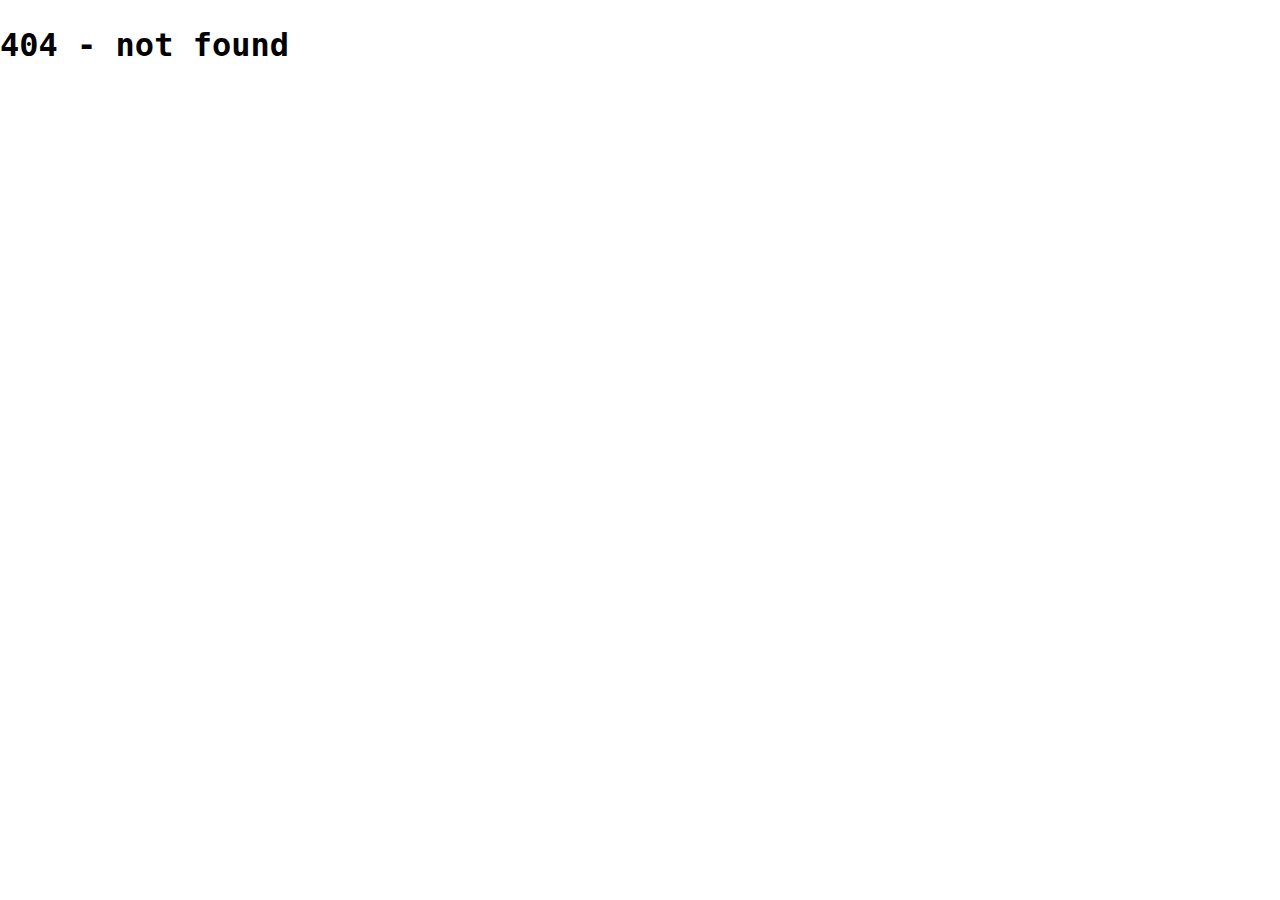
<file: 404/index.html>
<!DOCTYPE html>
<html data-html-server-rendered="true" lang="en" data-vue-tag="%7B%22lang%22:%7B%22ssr%22:%22en%22%7D%7D">
  <head>
    <title>Gridsome - Gridsome</title><meta name="gridsome:hash" content="c78cd011d342d3cdaeb778a79e69841a7df823b7"><meta data-vue-tag="ssr" charset="utf-8"><meta data-vue-tag="ssr" name="generator" content="Gridsome v0.7.23"><meta data-vue-tag="ssr" data-key="viewport" name="viewport" content="width=device-width, initial-scale=1, viewport-fit=cover"><meta data-vue-tag="ssr" data-key="format-detection" name="format-detection" content="telephone=no"><link data-vue-tag="ssr" rel="icon" href="data:,"><link data-vue-tag="ssr" rel="icon" type="image/png" sizes="16x16" href="/assets/static/favicon.ce0531f.9bb7ffafafc09ac851d81afb65b8ef59.png"><link data-vue-tag="ssr" rel="icon" type="image/png" sizes="32x32" href="/assets/static/favicon.ac8d93a.9bb7ffafafc09ac851d81afb65b8ef59.png"><link data-vue-tag="ssr" rel="icon" type="image/png" sizes="96x96" href="/assets/static/favicon.b9532cc.9bb7ffafafc09ac851d81afb65b8ef59.png"><link data-vue-tag="ssr" rel="apple-touch-icon" type="image/png" sizes="76x76" href="/assets/static/favicon.f22e9f3.9bb7ffafafc09ac851d81afb65b8ef59.png"><link data-vue-tag="ssr" rel="apple-touch-icon" type="image/png" sizes="152x152" href="/assets/static/favicon.62d22cb.9bb7ffafafc09ac851d81afb65b8ef59.png"><link data-vue-tag="ssr" rel="apple-touch-icon" type="image/png" sizes="120x120" href="/assets/static/favicon.1539b60.9bb7ffafafc09ac851d81afb65b8ef59.png"><link data-vue-tag="ssr" rel="apple-touch-icon" type="image/png" sizes="167x167" href="/assets/static/favicon.dc0cdc5.9bb7ffafafc09ac851d81afb65b8ef59.png"><link data-vue-tag="ssr" rel="apple-touch-icon" type="image/png" sizes="180x180" href="/assets/static/favicon.7b22250.9bb7ffafafc09ac851d81afb65b8ef59.png"><link rel="preload" href="/assets/css/0.styles.98ab0879.css" as="style"><link rel="preload" href="/assets/js/app.cee29d68.js" as="script"><link rel="preload" href="/assets/js/page--node-modules-gridsome-app-pages-404-vue.974c871e.js" as="script"><link rel="prefetch" href="/assets/js/page--src-pages-dev-vue.842cb0b9.js"><link rel="prefetch" href="/assets/js/page--src-pages-index-vue.80547788.js"><link rel="prefetch" href="/assets/js/page--src-pages-loading-vue.32792828.js"><link rel="prefetch" href="/assets/js/vendors~page--src-pages-dev-vue~page--src-pages-index-vue~page--src-pages-loading-vue.eae4922b.js"><link rel="stylesheet" href="/assets/css/0.styles.98ab0879.css"><noscript data-vue-tag="ssr"><style>.g-image--loading{display:none;}</style></noscript>
  </head>
  <body >
    <h1 data-server-rendered="true" id="app">404 - not found</h1>
    <script>window.__INITIAL_STATE__={"data":null,"context":{"__notFound":true}};(function(){var s;(s=document.currentScript||document.scripts[document.scripts.length-1]).parentNode.removeChild(s);}());</script><script src="/assets/js/app.cee29d68.js" defer></script><script src="/assets/js/page--node-modules-gridsome-app-pages-404-vue.974c871e.js" defer></script>
  </body>
</html>
</file>
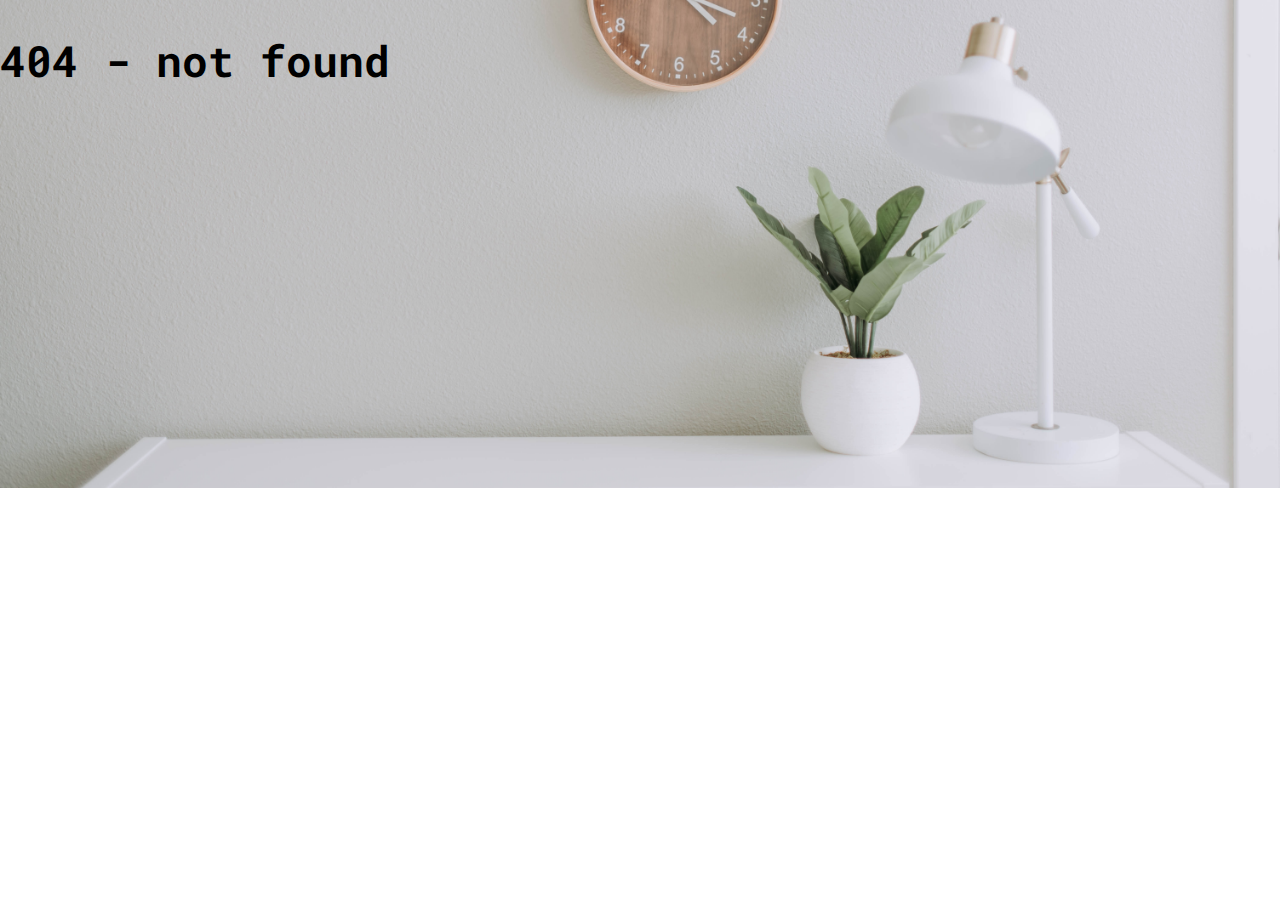
<file: about/index.html>
<!DOCTYPE html>
<html data-html-server-rendered="true" lang="en" data-vue-tag="%7B%22lang%22:%7B%22ssr%22:%22en%22%7D%7D">
  <head>
    <title>About us - Gridsome</title><meta name="gridsome:hash" content="449a0c7150149fc075b821d978384dcbee57261e"><meta data-vue-tag="ssr" charset="utf-8"><meta data-vue-tag="ssr" name="generator" content="Gridsome v0.7.23"><meta data-vue-tag="ssr" data-key="viewport" name="viewport" content="width=device-width, initial-scale=1, viewport-fit=cover"><meta data-vue-tag="ssr" data-key="format-detection" name="format-detection" content="telephone=no"><link data-vue-tag="ssr" rel="icon" href="data:,"><link data-vue-tag="ssr" rel="icon" type="image/png" sizes="16x16" href="/assets/static/favicon.ce0531f.9bb7ffafafc09ac851d81afb65b8ef59.png"><link data-vue-tag="ssr" rel="icon" type="image/png" sizes="32x32" href="/assets/static/favicon.ac8d93a.9bb7ffafafc09ac851d81afb65b8ef59.png"><link data-vue-tag="ssr" rel="icon" type="image/png" sizes="96x96" href="/assets/static/favicon.b9532cc.9bb7ffafafc09ac851d81afb65b8ef59.png"><link data-vue-tag="ssr" rel="apple-touch-icon" type="image/png" sizes="76x76" href="/assets/static/favicon.f22e9f3.9bb7ffafafc09ac851d81afb65b8ef59.png"><link data-vue-tag="ssr" rel="apple-touch-icon" type="image/png" sizes="152x152" href="/assets/static/favicon.62d22cb.9bb7ffafafc09ac851d81afb65b8ef59.png"><link data-vue-tag="ssr" rel="apple-touch-icon" type="image/png" sizes="120x120" href="/assets/static/favicon.1539b60.9bb7ffafafc09ac851d81afb65b8ef59.png"><link data-vue-tag="ssr" rel="apple-touch-icon" type="image/png" sizes="167x167" href="/assets/static/favicon.dc0cdc5.9bb7ffafafc09ac851d81afb65b8ef59.png"><link data-vue-tag="ssr" rel="apple-touch-icon" type="image/png" sizes="180x180" href="/assets/static/favicon.7b22250.9bb7ffafafc09ac851d81afb65b8ef59.png"><link rel="preload" href="/assets/css/0.styles.c9c4d387.css" as="style"><link rel="preload" href="/assets/js/app.e84405c9.js" as="script"><link rel="preload" href="/assets/js/page--src-pages-about-vue.8fdadd98.js" as="script"><link rel="prefetch" href="/assets/js/page--node-modules-gridsome-app-pages-404-vue.d7c45356.js"><link rel="prefetch" href="/assets/js/page--src-pages-add-device-vue.75ef591e.js"><link rel="prefetch" href="/assets/js/page--src-pages-index-vue.03345426.js"><link rel="prefetch" href="/assets/js/page--src-templates-add-device-vue.90bbc798.js"><link rel="prefetch" href="/assets/js/page--src-templates-device-message-sent-vue.bf34571a.js"><link rel="prefetch" href="/assets/js/page--src-templates-manage-device-vue.88ce4432.js"><link rel="prefetch" href="/assets/js/vendors~page--src-templates-add-device-vue.12247d0c.js"><link rel="stylesheet" href="/assets/css/0.styles.c9c4d387.css"><noscript data-vue-tag="ssr"><style>.g-image--loading{display:none;}</style></noscript>
  </head>
  <body >
    <div data-server-rendered="true" id="app" class="layout"><header class="header"><meta charset="utf-8"></header><div class="mainSlideWrapper"><h1>About us</h1><p>Lorem ipsum dolor sit amet, consectetur adipisicing elit. Error doloremque omnis animi, eligendi magni a voluptatum, vitae, consequuntur rerum illum odit fugit assumenda rem dolores inventore iste reprehenderit maxime! Iusto.</p><div class="askForHelp">Ask for support</div></div></div>
    <script>window.__INITIAL_STATE__={"data":null,"context":{}};(function(){var s;(s=document.currentScript||document.scripts[document.scripts.length-1]).parentNode.removeChild(s);}());</script><script src="/assets/js/app.e84405c9.js" defer></script><script src="/assets/js/page--src-pages-about-vue.8fdadd98.js" defer></script>
  </body>
</html>
</file>
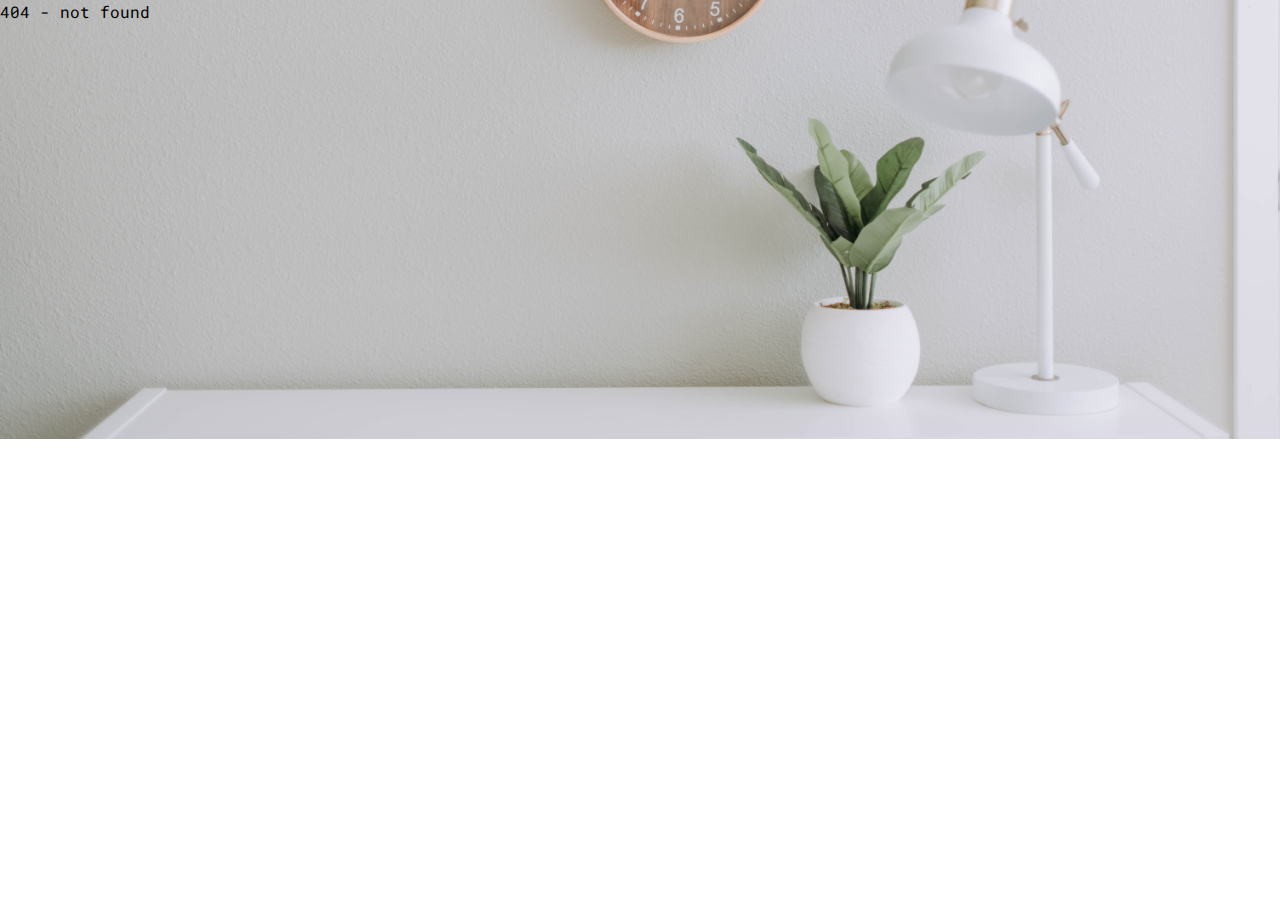
<file: add-device/index.html>
<!DOCTYPE html>
<html data-html-server-rendered="true" lang="en" data-vue-tag="%7B%22lang%22:%7B%22ssr%22:%22en%22%7D%7D">
  <head>
    <title>Gridsome - Gridsome</title><meta name="gridsome:hash" content="bcfcfc57f0f5f59ac9020a453dfbca1087be82e2"><meta data-vue-tag="ssr" charset="utf-8"><meta data-vue-tag="ssr" name="generator" content="Gridsome v0.7.23"><meta data-vue-tag="ssr" data-key="viewport" name="viewport" content="width=device-width, initial-scale=1, viewport-fit=cover"><meta data-vue-tag="ssr" data-key="format-detection" name="format-detection" content="telephone=no"><link data-vue-tag="ssr" rel="icon" href="data:,"><link data-vue-tag="ssr" rel="icon" type="image/png" sizes="16x16" href="/assets/static/favicon.ce0531f.9bb7ffafafc09ac851d81afb65b8ef59.png"><link data-vue-tag="ssr" rel="icon" type="image/png" sizes="32x32" href="/assets/static/favicon.ac8d93a.9bb7ffafafc09ac851d81afb65b8ef59.png"><link data-vue-tag="ssr" rel="icon" type="image/png" sizes="96x96" href="/assets/static/favicon.b9532cc.9bb7ffafafc09ac851d81afb65b8ef59.png"><link data-vue-tag="ssr" rel="apple-touch-icon" type="image/png" sizes="76x76" href="/assets/static/favicon.f22e9f3.9bb7ffafafc09ac851d81afb65b8ef59.png"><link data-vue-tag="ssr" rel="apple-touch-icon" type="image/png" sizes="152x152" href="/assets/static/favicon.62d22cb.9bb7ffafafc09ac851d81afb65b8ef59.png"><link data-vue-tag="ssr" rel="apple-touch-icon" type="image/png" sizes="120x120" href="/assets/static/favicon.1539b60.9bb7ffafafc09ac851d81afb65b8ef59.png"><link data-vue-tag="ssr" rel="apple-touch-icon" type="image/png" sizes="167x167" href="/assets/static/favicon.dc0cdc5.9bb7ffafafc09ac851d81afb65b8ef59.png"><link data-vue-tag="ssr" rel="apple-touch-icon" type="image/png" sizes="180x180" href="/assets/static/favicon.7b22250.9bb7ffafafc09ac851d81afb65b8ef59.png"><link rel="preload" href="/assets/css/0.styles.0b292ca3.css" as="style"><link rel="preload" href="/assets/js/app.c52ef8b4.js" as="script"><link rel="preload" href="/assets/js/page--src-pages-add-device-vue.75ef591e.js" as="script"><link rel="prefetch" href="/assets/js/page--node-modules-gridsome-app-pages-404-vue.d7c45356.js"><link rel="prefetch" href="/assets/js/page--src-pages-about-vue.8fdadd98.js"><link rel="prefetch" href="/assets/js/page--src-pages-index-vue.b0e74ecd.js"><link rel="prefetch" href="/assets/js/page--src-templates-add-device-vue.3745946f.js"><link rel="prefetch" href="/assets/js/page--src-templates-device-message-sent-vue.ff19f284.js"><link rel="prefetch" href="/assets/js/page--src-templates-manage-device-vue.e5f0d7e7.js"><link rel="prefetch" href="/assets/js/vendors~page--src-templates-add-device-vue.12247d0c.js"><link rel="stylesheet" href="/assets/css/0.styles.0b292ca3.css"><noscript data-vue-tag="ssr"><style>.g-image--loading{display:none;}</style></noscript>
  </head>
  <body >
    <div data-server-rendered="true" id="app" data-v-05a25036>test add device</div>
    <script>window.__INITIAL_STATE__={"data":null,"context":{}};(function(){var s;(s=document.currentScript||document.scripts[document.scripts.length-1]).parentNode.removeChild(s);}());</script><script src="/assets/js/app.c52ef8b4.js" defer></script><script src="/assets/js/page--src-pages-add-device-vue.75ef591e.js" defer></script>
  </body>
</html>
</file>
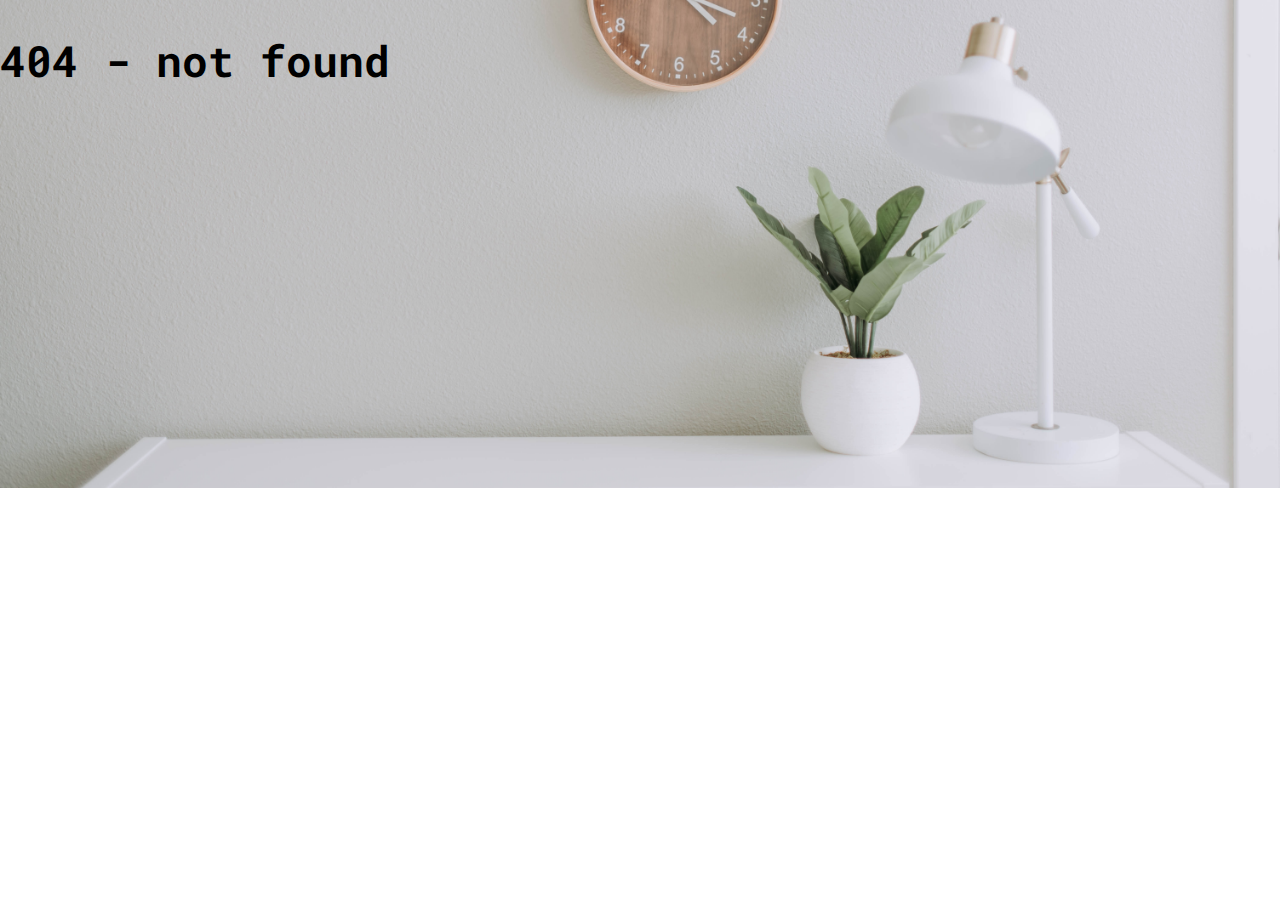
<file: addDevice/index.html>
<!DOCTYPE html>
<html data-html-server-rendered="true" lang="en" data-vue-tag="%7B%22lang%22:%7B%22ssr%22:%22en%22%7D%7D">
  <head>
    <title>Add new device - Gridsome</title><meta name="gridsome:hash" content="449a0c7150149fc075b821d978384dcbee57261e"><meta data-vue-tag="ssr" charset="utf-8"><meta data-vue-tag="ssr" name="generator" content="Gridsome v0.7.23"><meta data-vue-tag="ssr" data-key="viewport" name="viewport" content="width=device-width, initial-scale=1, viewport-fit=cover"><meta data-vue-tag="ssr" data-key="format-detection" name="format-detection" content="telephone=no"><link data-vue-tag="ssr" rel="icon" href="data:,"><link data-vue-tag="ssr" rel="icon" type="image/png" sizes="16x16" href="/assets/static/favicon.ce0531f.9bb7ffafafc09ac851d81afb65b8ef59.png"><link data-vue-tag="ssr" rel="icon" type="image/png" sizes="32x32" href="/assets/static/favicon.ac8d93a.9bb7ffafafc09ac851d81afb65b8ef59.png"><link data-vue-tag="ssr" rel="icon" type="image/png" sizes="96x96" href="/assets/static/favicon.b9532cc.9bb7ffafafc09ac851d81afb65b8ef59.png"><link data-vue-tag="ssr" rel="apple-touch-icon" type="image/png" sizes="76x76" href="/assets/static/favicon.f22e9f3.9bb7ffafafc09ac851d81afb65b8ef59.png"><link data-vue-tag="ssr" rel="apple-touch-icon" type="image/png" sizes="152x152" href="/assets/static/favicon.62d22cb.9bb7ffafafc09ac851d81afb65b8ef59.png"><link data-vue-tag="ssr" rel="apple-touch-icon" type="image/png" sizes="120x120" href="/assets/static/favicon.1539b60.9bb7ffafafc09ac851d81afb65b8ef59.png"><link data-vue-tag="ssr" rel="apple-touch-icon" type="image/png" sizes="167x167" href="/assets/static/favicon.dc0cdc5.9bb7ffafafc09ac851d81afb65b8ef59.png"><link data-vue-tag="ssr" rel="apple-touch-icon" type="image/png" sizes="180x180" href="/assets/static/favicon.7b22250.9bb7ffafafc09ac851d81afb65b8ef59.png"><link rel="preload" href="/assets/css/0.styles.c9c4d387.css" as="style"><link rel="preload" href="/assets/js/app.e84405c9.js" as="script"><link rel="preload" href="/assets/js/page--src-templates-add-device-vue.90bbc798.js" as="script"><link rel="prefetch" href="/assets/js/page--node-modules-gridsome-app-pages-404-vue.d7c45356.js"><link rel="prefetch" href="/assets/js/page--src-pages-about-vue.8fdadd98.js"><link rel="prefetch" href="/assets/js/page--src-pages-add-device-vue.75ef591e.js"><link rel="prefetch" href="/assets/js/page--src-pages-index-vue.03345426.js"><link rel="prefetch" href="/assets/js/page--src-templates-device-message-sent-vue.bf34571a.js"><link rel="prefetch" href="/assets/js/page--src-templates-manage-device-vue.88ce4432.js"><link rel="prefetch" href="/assets/js/vendors~page--src-templates-add-device-vue.12247d0c.js"><link rel="stylesheet" href="/assets/css/0.styles.c9c4d387.css"><noscript data-vue-tag="ssr"><style>.g-image--loading{display:none;}</style></noscript>
  </head>
  <body >
    <div data-server-rendered="true" id="app" class="layout" data-v-60d946fe><header class="header"><meta charset="utf-8"></header><div class="mainSlideWrapper"><div class="blockWrapper" data-v-60d946fe><div class="contentWrapper" data-v-60d946fe><div class="headerWrapper" data-v-60d946fe><div class="backArrow" data-v-60d946fe><svg xmlns="http://www.w3.org/2000/svg" width="63.225" height="46.677" viewBox="0 0 63.225 46.677" data-v-60d946fe><g id="Component_3_1" data-name="Component 3 – 1" transform="translate(1 1.414)" data-v-60d946fe><path id="Path_4" data-name="Path 4" d="M150,1129.81h60.934" transform="translate(-149.709 -1107.976)" fill="none" stroke="#000" stroke-linecap="round" stroke-width="2" data-v-60d946fe></path><path id="Path_5" data-name="Path 5" d="M168.634,1107.976,146.709,1129.9l21.924,21.924" transform="translate(-146.709 -1107.976)" fill="none" stroke="#000" stroke-linecap="round" stroke-linejoin="round" stroke-width="2" data-v-60d946fe></path></g></svg></div><div class="header" data-v-60d946fe>New device</div></div></div><div class="deviceCardWrapper" data-v-60d946fe><div class="deviceImageWrapper" data-v-60d946fe></div><div class="deviceDataWrapper" data-v-60d946fe><div value="" class="inputWrapper" data-v-0ab7733c data-v-60d946fe><input placeholder="Name" data-v-0ab7733c></div><div class="buttonWrapper" data-v-060124ab data-v-60d946fe><label for="input" data-v-060124ab><div class="title" data-v-060124ab>Avatar (.jpg, .png &lt; 1mb)</div><div class="chooseButton" data-v-060124ab><svg xmlns="http://www.w3.org/2000/svg" width="22.27" height="22.27" viewBox="0 0 22.27 22.27" data-v-060124ab><g id="Component_2_2" data-name="Component 2 – 2" transform="translate(1 1)" data-v-060124ab><path id="Path_2" data-name="Path 2" d="M218,531.323v20.27" transform="translate(-207.865 -531.323)" fill="none" stroke="#1547d0" stroke-linecap="round" stroke-width="2" data-v-060124ab></path><path id="Path_3" data-name="Path 3" d="M0,0V20.27" transform="translate(20.27 10.135) rotate(90)" fill="none" stroke="#1547d0" stroke-linecap="round" stroke-width="2" data-v-060124ab></path></g></svg><div data-v-060124ab>Choose a file</div></div></label><input id="input" type="file" accept="image/png, image/jpeg" data-v-060124ab></div><!----><div value="" class="inputWrapper" data-v-0ab7733c data-v-60d946fe><input placeholder="Some parameter ?" data-v-0ab7733c></div><div class="addNewDeviceButton" data-v-b3e03522 data-v-60d946fe><button class="sendButton" data-v-b3e03522><div data-v-b3e03522>Add new device</div><!----><!----><svg xmlns="http://www.w3.org/2000/svg" width="22.794" height="22.794" viewBox="0 0 22.794 22.794" data-v-b3e03522><g id="Component_4_2" data-name="Component 4 – 2" transform="translate(1 1)" data-v-b3e03522><path id="Path_2" data-name="Path 2" d="M218,531.323v20.794" transform="translate(-207.603 -531.323)" fill="none" stroke="#fff" stroke-linecap="round" stroke-width="2" data-v-b3e03522></path><path id="Path_3" data-name="Path 3" d="M0,0V20.794" transform="translate(20.794 10.397) rotate(90)" fill="none" stroke="#fff" stroke-linecap="round" stroke-width="2" data-v-b3e03522></path></g></svg><!----><!----></button></div></div></div></div><div class="askForHelp">Ask for support</div></div></div>
    <script>window.__INITIAL_STATE__={"data":null,"context":{}};(function(){var s;(s=document.currentScript||document.scripts[document.scripts.length-1]).parentNode.removeChild(s);}());</script><script src="/assets/js/app.e84405c9.js" defer></script><script src="/assets/js/page--src-templates-add-device-vue.90bbc798.js" defer></script>
  </body>
</html>
</file>
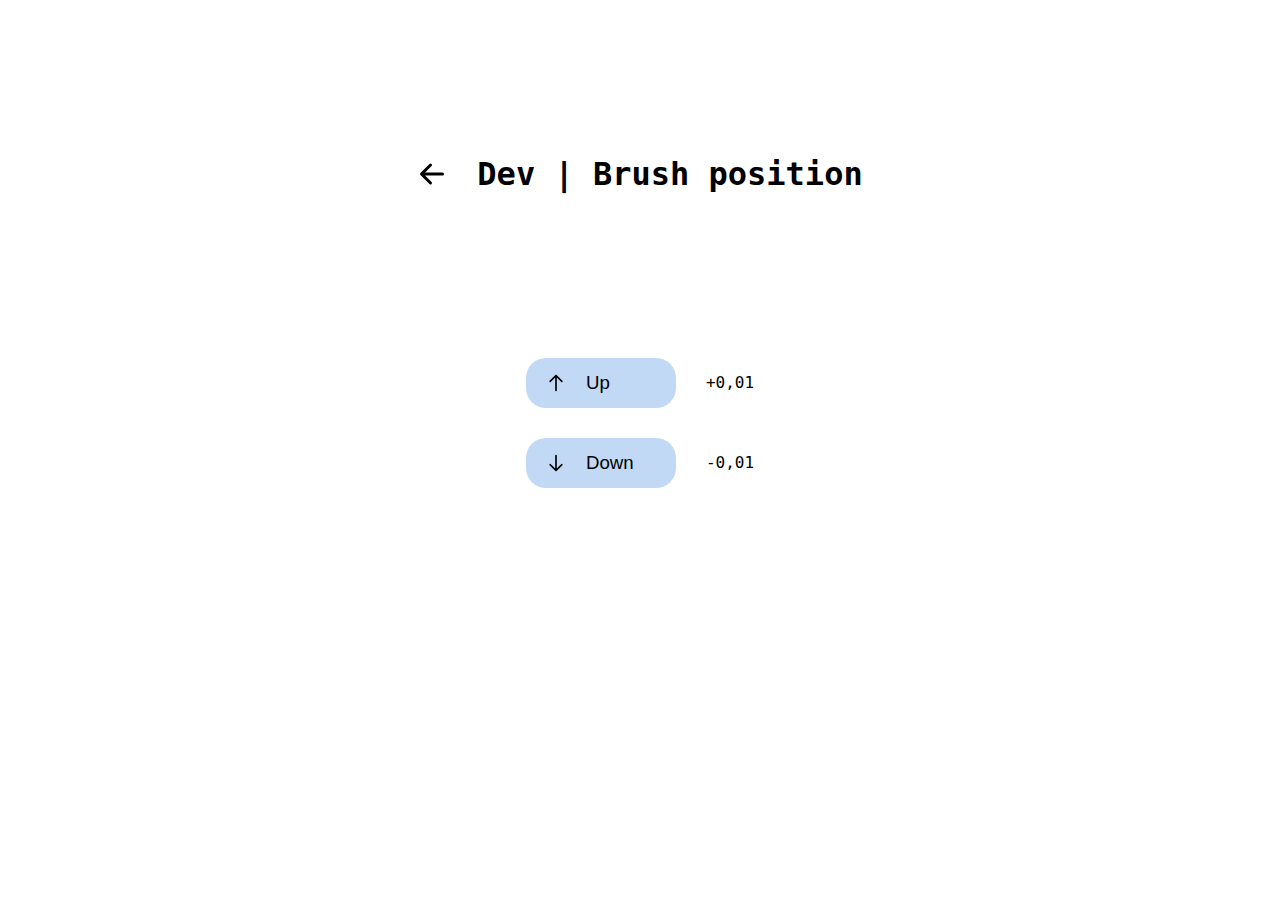
<file: dev/index.html>
<!DOCTYPE html>
<html data-html-server-rendered="true" lang="en" data-vue-tag="%7B%22lang%22:%7B%22ssr%22:%22en%22%7D%7D">
  <head>
    <title>Dev - Gridsome</title><meta name="gridsome:hash" content="c78cd011d342d3cdaeb778a79e69841a7df823b7"><meta data-vue-tag="ssr" charset="utf-8"><meta data-vue-tag="ssr" name="generator" content="Gridsome v0.7.23"><meta data-vue-tag="ssr" data-key="viewport" name="viewport" content="width=device-width, initial-scale=1, viewport-fit=cover"><meta data-vue-tag="ssr" data-key="format-detection" name="format-detection" content="telephone=no"><link data-vue-tag="ssr" rel="icon" href="data:,"><link data-vue-tag="ssr" rel="icon" type="image/png" sizes="16x16" href="/assets/static/favicon.ce0531f.9bb7ffafafc09ac851d81afb65b8ef59.png"><link data-vue-tag="ssr" rel="icon" type="image/png" sizes="32x32" href="/assets/static/favicon.ac8d93a.9bb7ffafafc09ac851d81afb65b8ef59.png"><link data-vue-tag="ssr" rel="icon" type="image/png" sizes="96x96" href="/assets/static/favicon.b9532cc.9bb7ffafafc09ac851d81afb65b8ef59.png"><link data-vue-tag="ssr" rel="apple-touch-icon" type="image/png" sizes="76x76" href="/assets/static/favicon.f22e9f3.9bb7ffafafc09ac851d81afb65b8ef59.png"><link data-vue-tag="ssr" rel="apple-touch-icon" type="image/png" sizes="152x152" href="/assets/static/favicon.62d22cb.9bb7ffafafc09ac851d81afb65b8ef59.png"><link data-vue-tag="ssr" rel="apple-touch-icon" type="image/png" sizes="120x120" href="/assets/static/favicon.1539b60.9bb7ffafafc09ac851d81afb65b8ef59.png"><link data-vue-tag="ssr" rel="apple-touch-icon" type="image/png" sizes="167x167" href="/assets/static/favicon.dc0cdc5.9bb7ffafafc09ac851d81afb65b8ef59.png"><link data-vue-tag="ssr" rel="apple-touch-icon" type="image/png" sizes="180x180" href="/assets/static/favicon.7b22250.9bb7ffafafc09ac851d81afb65b8ef59.png"><link rel="preload" href="/assets/css/0.styles.98ab0879.css" as="style"><link rel="preload" href="/assets/js/app.cee29d68.js" as="script"><link rel="preload" href="/assets/js/page--src-pages-dev-vue.842cb0b9.js" as="script"><link rel="prefetch" href="/assets/js/page--node-modules-gridsome-app-pages-404-vue.974c871e.js"><link rel="prefetch" href="/assets/js/page--src-pages-index-vue.80547788.js"><link rel="prefetch" href="/assets/js/page--src-pages-loading-vue.32792828.js"><link rel="prefetch" href="/assets/js/vendors~page--src-pages-dev-vue~page--src-pages-index-vue~page--src-pages-loading-vue.eae4922b.js"><link rel="stylesheet" href="/assets/css/0.styles.98ab0879.css"><noscript data-vue-tag="ssr"><style>.g-image--loading{display:none;}</style></noscript>
  </head>
  <body >
    <div data-server-rendered="true" id="app" class="layout" data-v-086a2c2e><div class="wrapper" data-v-086a2c2e><div class="devHeader" data-v-086a2c2e><a href="/" class="iconLink" data-v-086a2c2e><svg xmlns="http://www.w3.org/2000/svg" viewBox="0 0 20 20" fill="currentColor" class="leftArrow h-5 w-5" data-v-086a2c2e><path fill-rule="evenodd" d="M9.707 16.707a1 1 0 01-1.414 0l-6-6a1 1 0 010-1.414l6-6a1 1 0 011.414 1.414L5.414 9H17a1 1 0 110 2H5.414l4.293 4.293a1 1 0 010 1.414z" clip-rule="evenodd" data-v-086a2c2e></path></svg></a><h1 data-v-086a2c2e>Dev | Brush position</h1></div><div class="buttons" data-v-086a2c2e><div class="buttonWithDescription" data-v-086a2c2e><button data-v-086a2c2e><svg xmlns="http://www.w3.org/2000/svg" fill="none" viewBox="0 0 24 24" stroke="currentColor" class="h-6 w-6" data-v-086a2c2e><path stroke-linecap="round" stroke-linejoin="round" stroke-width="2" d="M5 10l7-7m0 0l7 7m-7-7v18" data-v-086a2c2e></path></svg><div data-v-086a2c2e>Up</div></button><div data-v-086a2c2e>+0,01</div></div><div class="buttonWithDescription" data-v-086a2c2e><button data-v-086a2c2e><svg xmlns="http://www.w3.org/2000/svg" fill="none" viewBox="0 0 24 24" stroke="currentColor" class="h-6 w-6" data-v-086a2c2e><path stroke-linecap="round" stroke-linejoin="round" stroke-width="2" d="M19 14l-7 7m0 0l-7-7m7 7V3" data-v-086a2c2e></path></svg><div data-v-086a2c2e>Down</div></button><div data-v-086a2c2e>-0,01</div></div></div></div></div>
    <script>window.__INITIAL_STATE__={"data":null,"context":{}};(function(){var s;(s=document.currentScript||document.scripts[document.scripts.length-1]).parentNode.removeChild(s);}());</script><script src="/assets/js/app.cee29d68.js" defer></script><script src="/assets/js/page--src-pages-dev-vue.842cb0b9.js" defer></script>
  </body>
</html>
</file>
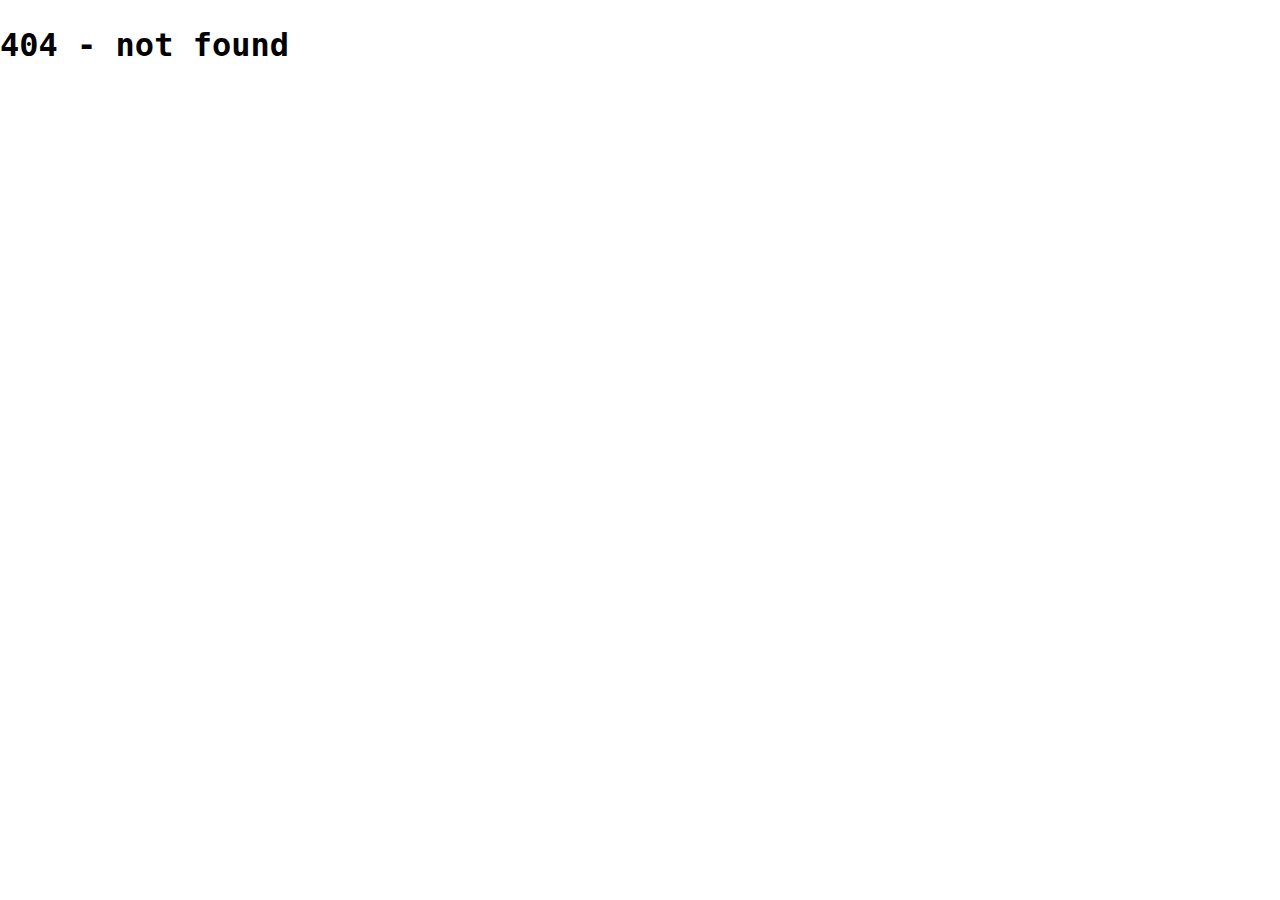
<file: loading/index.html>
<!DOCTYPE html>
<html data-html-server-rendered="true" lang="en" data-vue-tag="%7B%22lang%22:%7B%22ssr%22:%22en%22%7D%7D">
  <head>
    <title>Gridsome - Gridsome</title><meta name="gridsome:hash" content="c78cd011d342d3cdaeb778a79e69841a7df823b7"><meta data-vue-tag="ssr" charset="utf-8"><meta data-vue-tag="ssr" name="generator" content="Gridsome v0.7.23"><meta data-vue-tag="ssr" data-key="viewport" name="viewport" content="width=device-width, initial-scale=1, viewport-fit=cover"><meta data-vue-tag="ssr" data-key="format-detection" name="format-detection" content="telephone=no"><link data-vue-tag="ssr" rel="icon" href="data:,"><link data-vue-tag="ssr" rel="icon" type="image/png" sizes="16x16" href="/assets/static/favicon.ce0531f.9bb7ffafafc09ac851d81afb65b8ef59.png"><link data-vue-tag="ssr" rel="icon" type="image/png" sizes="32x32" href="/assets/static/favicon.ac8d93a.9bb7ffafafc09ac851d81afb65b8ef59.png"><link data-vue-tag="ssr" rel="icon" type="image/png" sizes="96x96" href="/assets/static/favicon.b9532cc.9bb7ffafafc09ac851d81afb65b8ef59.png"><link data-vue-tag="ssr" rel="apple-touch-icon" type="image/png" sizes="76x76" href="/assets/static/favicon.f22e9f3.9bb7ffafafc09ac851d81afb65b8ef59.png"><link data-vue-tag="ssr" rel="apple-touch-icon" type="image/png" sizes="152x152" href="/assets/static/favicon.62d22cb.9bb7ffafafc09ac851d81afb65b8ef59.png"><link data-vue-tag="ssr" rel="apple-touch-icon" type="image/png" sizes="120x120" href="/assets/static/favicon.1539b60.9bb7ffafafc09ac851d81afb65b8ef59.png"><link data-vue-tag="ssr" rel="apple-touch-icon" type="image/png" sizes="167x167" href="/assets/static/favicon.dc0cdc5.9bb7ffafafc09ac851d81afb65b8ef59.png"><link data-vue-tag="ssr" rel="apple-touch-icon" type="image/png" sizes="180x180" href="/assets/static/favicon.7b22250.9bb7ffafafc09ac851d81afb65b8ef59.png"><link rel="preload" href="/assets/css/0.styles.98ab0879.css" as="style"><link rel="preload" href="/assets/js/app.cee29d68.js" as="script"><link rel="preload" href="/assets/js/page--src-pages-loading-vue.32792828.js" as="script"><link rel="prefetch" href="/assets/js/page--node-modules-gridsome-app-pages-404-vue.974c871e.js"><link rel="prefetch" href="/assets/js/page--src-pages-dev-vue.842cb0b9.js"><link rel="prefetch" href="/assets/js/page--src-pages-index-vue.80547788.js"><link rel="prefetch" href="/assets/js/vendors~page--src-pages-dev-vue~page--src-pages-index-vue~page--src-pages-loading-vue.eae4922b.js"><link rel="stylesheet" href="/assets/css/0.styles.98ab0879.css"><noscript data-vue-tag="ssr"><style>.g-image--loading{display:none;}</style></noscript>
  </head>
  <body >
    <div data-server-rendered="true" id="app" class="layout wrapper" data-v-38ccfbf5><div data-v-38ccfbf5>Wait untill robot is free again</div><div class="v-spinner" style="position:relative;font-size:0;" data-v-38ccfbf5><div class="v-fade v-fade1" style="background-color:#110100;height:15px;width:5px;margin:2px;border-radius:20px;top:20px;left:0;animation-delay:0.12s;"></div><div class="v-fade v-fade2" style="background-color:#110100;height:15px;width:5px;margin:2px;border-radius:20px;top:13.636363636363637px;left:13.636363636363637px;animation-delay:0.24s;transform:rotate(-45deg);"></div><div class="v-fade v-fade3" style="background-color:#110100;height:15px;width:5px;margin:2px;border-radius:20px;top:0;left:20px;animation-delay:0.36s;transform:rotate(90deg);"></div><div class="v-fade v-fade4" style="background-color:#110100;height:15px;width:5px;margin:2px;border-radius:20px;top:-13.636363636363637px;left:13.636363636363637px;animation-delay:0.48s;transform:rotate(45deg);"></div><div class="v-fade v-fade5" style="background-color:#110100;height:15px;width:5px;margin:2px;border-radius:20px;top:-20px;left:0;animation-delay:0.60s;"></div><div class="v-fade v-fade6" style="background-color:#110100;height:15px;width:5px;margin:2px;border-radius:20px;top:-13.636363636363637px;left:-13.636363636363637px;animation-delay:0.72s;transform:rotate(-45deg);"></div><div class="v-fade v-fade7" style="background-color:#110100;height:15px;width:5px;margin:2px;border-radius:20px;top:0;left:-20px;animation-delay:0.84s;transform:rotate(90deg);"></div><div class="v-fade v-fade8" style="background-color:#110100;height:15px;width:5px;margin:2px;border-radius:20px;top:13.636363636363637px;left:-13.636363636363637px;animation-delay:0.96s;transform:rotate(45deg);"></div></div></div>
    <script>window.__INITIAL_STATE__={"data":null,"context":{}};(function(){var s;(s=document.currentScript||document.scripts[document.scripts.length-1]).parentNode.removeChild(s);}());</script><script src="/assets/js/app.cee29d68.js" defer></script><script src="/assets/js/page--src-pages-loading-vue.32792828.js" defer></script>
  </body>
</html>
</file>
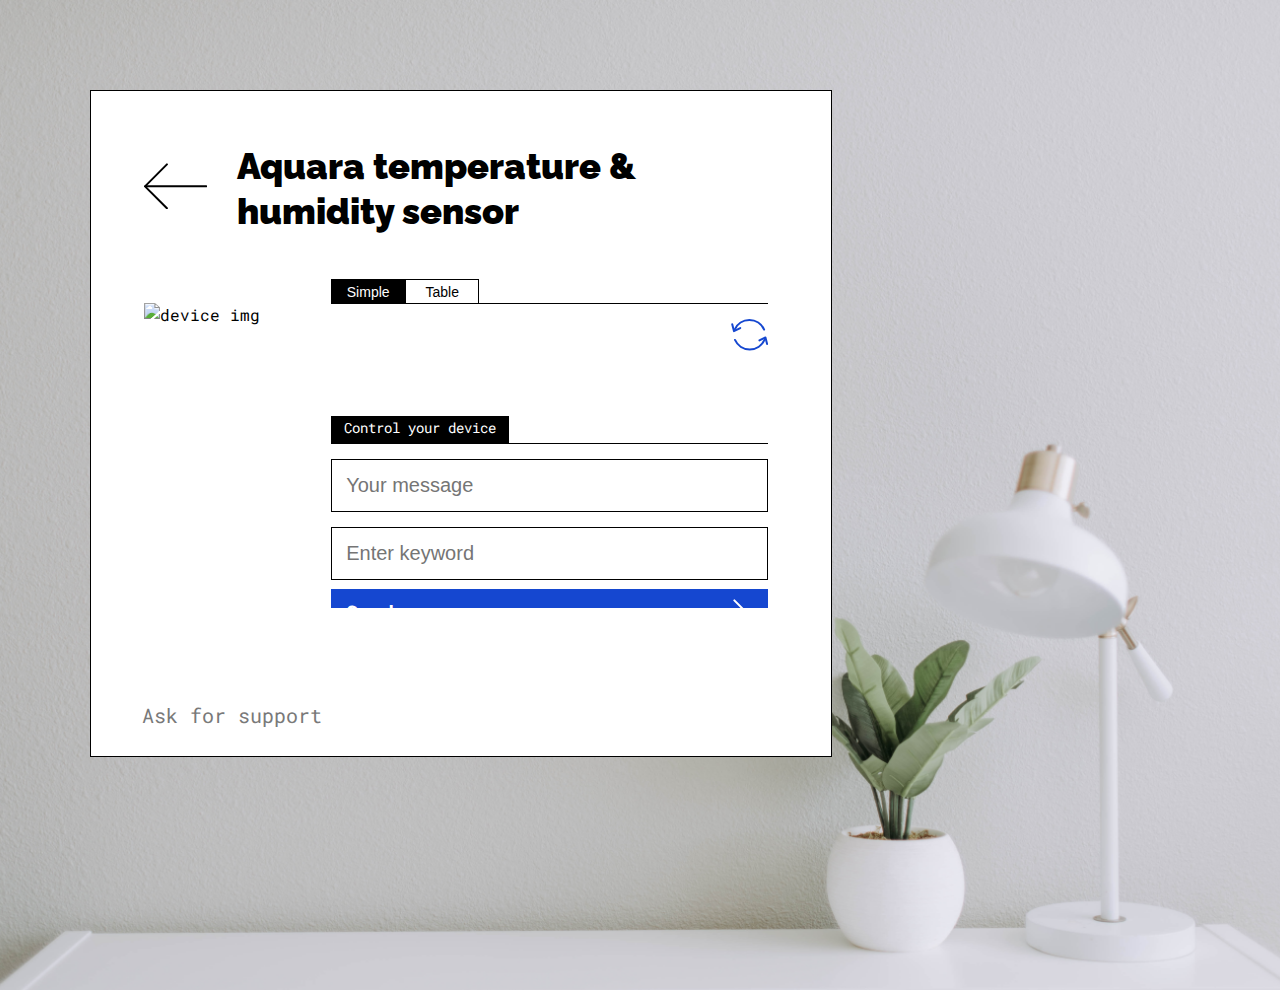
<file: device/_device_id.html>
<!DOCTYPE html>
<html data-html-server-rendered="true" lang="en" data-vue-tag="%7B%22lang%22:%7B%22ssr%22:%22en%22%7D%7D">
  <head>
    <title>Manage device - Gridsome</title><meta name="gridsome:hash" content="1a17caf8fe4b531d3a07fb575410f456e573689b"><meta data-vue-tag="ssr" charset="utf-8"><meta data-vue-tag="ssr" name="generator" content="Gridsome v0.7.23"><meta data-vue-tag="ssr" data-key="viewport" name="viewport" content="width=device-width, initial-scale=1, viewport-fit=cover"><meta data-vue-tag="ssr" data-key="format-detection" name="format-detection" content="telephone=no"><link data-vue-tag="ssr" rel="icon" href="data:,"><link data-vue-tag="ssr" rel="icon" type="image/png" sizes="16x16" href="/assets/static/favicon.ce0531f.9bb7ffafafc09ac851d81afb65b8ef59.png"><link data-vue-tag="ssr" rel="icon" type="image/png" sizes="32x32" href="/assets/static/favicon.ac8d93a.9bb7ffafafc09ac851d81afb65b8ef59.png"><link data-vue-tag="ssr" rel="icon" type="image/png" sizes="96x96" href="/assets/static/favicon.b9532cc.9bb7ffafafc09ac851d81afb65b8ef59.png"><link data-vue-tag="ssr" rel="apple-touch-icon" type="image/png" sizes="76x76" href="/assets/static/favicon.f22e9f3.9bb7ffafafc09ac851d81afb65b8ef59.png"><link data-vue-tag="ssr" rel="apple-touch-icon" type="image/png" sizes="152x152" href="/assets/static/favicon.62d22cb.9bb7ffafafc09ac851d81afb65b8ef59.png"><link data-vue-tag="ssr" rel="apple-touch-icon" type="image/png" sizes="120x120" href="/assets/static/favicon.1539b60.9bb7ffafafc09ac851d81afb65b8ef59.png"><link data-vue-tag="ssr" rel="apple-touch-icon" type="image/png" sizes="167x167" href="/assets/static/favicon.dc0cdc5.9bb7ffafafc09ac851d81afb65b8ef59.png"><link data-vue-tag="ssr" rel="apple-touch-icon" type="image/png" sizes="180x180" href="/assets/static/favicon.7b22250.9bb7ffafafc09ac851d81afb65b8ef59.png"><link rel="preload" href="/assets/css/0.styles.2247d86a.css" as="style"><link rel="preload" href="/assets/js/app.180a10c6.js" as="script"><link rel="preload" href="/assets/js/page--src-templates-manage-device-vue.1ede94ee.js" as="script"><link rel="prefetch" href="/assets/js/page--node-modules-gridsome-app-pages-404-vue.d7c45356.js"><link rel="prefetch" href="/assets/js/page--src-pages-about-vue.8fdadd98.js"><link rel="prefetch" href="/assets/js/page--src-pages-add-device-vue.75ef591e.js"><link rel="prefetch" href="/assets/js/page--src-pages-index-vue.8f6a32f1.js"><link rel="prefetch" href="/assets/js/page--src-templates-add-device-vue.1008b9ef.js"><link rel="prefetch" href="/assets/js/page--src-templates-device-message-sent-vue.edb91fb3.js"><link rel="prefetch" href="/assets/js/vendors~page--src-templates-add-device-vue.12247d0c.js"><link rel="stylesheet" href="/assets/css/0.styles.2247d86a.css"><noscript data-vue-tag="ssr"><style>.g-image--loading{display:none;}</style></noscript>
  </head>
  <body >
    <div data-server-rendered="true" id="app" class="layout" data-v-4f6006ff><header class="header"><meta charset="utf-8"></header><div class="mainSlideWrapper"><div class="blockWrapper" data-v-4f6006ff><div class="contentWrapper" data-v-4f6006ff><div class="headerWrapper" data-v-4f6006ff><div class="backArrow" data-v-4f6006ff><svg xmlns="http://www.w3.org/2000/svg" width="63.225" height="46.677" viewBox="0 0 63.225 46.677" data-v-4f6006ff><g id="Component_3_1" data-name="Component 3 – 1" transform="translate(1 1.414)" data-v-4f6006ff><path id="Path_4" data-name="Path 4" d="M150,1129.81h60.934" transform="translate(-149.709 -1107.976)" fill="none" stroke="#000" stroke-linecap="round" stroke-width="2" data-v-4f6006ff></path><path id="Path_5" data-name="Path 5" d="M168.634,1107.976,146.709,1129.9l21.924,21.924" transform="translate(-146.709 -1107.976)" fill="none" stroke="#000" stroke-linecap="round" stroke-linejoin="round" stroke-width="2" data-v-4f6006ff></path></g></svg></div><div class="header" data-v-4f6006ff>Aquara temperature &amp; humidity sensor</div></div><div class="deviceCardWrapper" data-v-4f6006ff><div class="deviceImageWrapper" data-v-4f6006ff><img alt="device img" class="g-image" data-v-4f6006ff></div><div class="deviceDataWrapper" data-v-4f6006ff><div class="buttonsContainer" data-v-4f6006ff><button class="activeButton" data-v-4f6006ff>
              Simple
            </button><button data-v-4f6006ff>
              Table
            </button></div><div class="simpleModeWrapper" data-v-4f6006ff><div class="rowDataWrapper" data-v-8ba9d308 data-v-4f6006ff><div class="rowValuesWrapper" data-v-8ba9d308></div><div class="rowDataUpdateButton" data-v-8ba9d308><svg xmlns="http://www.w3.org/2000/svg" width="37.32" height="31.51" viewBox="0 0 37.32 31.51" data-v-8ba9d308><g id="Component_1_1" data-name="Component 1 – 1" transform="translate(1.215 1)" data-v-8ba9d308><g id="Group_24" data-name="Group 24" transform="translate(-70.96 -21)" data-v-8ba9d308><g id="Group_23" data-name="Group 23" transform="translate(-924.217 -496.533)" data-v-8ba9d308><g id="Group_21" data-name="Group 21" transform="translate(997.962 535.012)" data-v-8ba9d308><path id="Path_15" data-name="Path 15" d="M1023.925,544.441l6.027-2.907,1.645,6.486" transform="translate(-999.491 -541.533)" fill="none" stroke="#1547d0" stroke-linecap="round" stroke-linejoin="round" stroke-width="2" data-v-8ba9d308></path><path id="Path_16" data-name="Path 16" d="M997.807,543.5a16.1,16.1,0,0,0,29.448,0" transform="translate(-997.807 -541.058)" fill="none" stroke="#1547d0" stroke-linecap="round" stroke-linejoin="round" stroke-width="2" data-v-8ba9d308></path></g><g id="Group_22" data-name="Group 22" transform="translate(995.178 517.533)" data-v-8ba9d308><path id="Path_17" data-name="Path 17" d="M1001.84,521.508l-6.31,3.044-1.722-6.791" transform="translate(-993.807 -513.454)" fill="none" stroke="#1547d0" stroke-linecap="round" stroke-linejoin="round" stroke-width="2" data-v-8ba9d308></path><path id="Path_18" data-name="Path 18" d="M1027.827,527.122a16.1,16.1,0,0,0-29.447,0" transform="translate(-995.923 -517.533)" fill="none" stroke="#1547d0" stroke-linecap="round" stroke-linejoin="round" stroke-width="2" data-v-8ba9d308></path></g></g></g></g></svg></div></div></div><!----><div class="controlDeviceWrapper" data-v-4f6006ff><div class="buttonsContainer" data-v-4f6006ff><div class="switchElement" data-v-4f6006ff>Control your device</div></div><div value="" class="inputWrapper" data-v-0ab7733c data-v-4f6006ff><input placeholder="Your message" data-v-0ab7733c></div><div value="" class="inputWrapper" data-v-0ab7733c data-v-4f6006ff><input placeholder="Enter keyword" data-v-0ab7733c></div><div data-v-b3e03522 data-v-4f6006ff><button class="sendButton" data-v-b3e03522><div data-v-b3e03522>Send message</div><svg xmlns="http://www.w3.org/2000/svg" width="33.712" height="25.54" viewBox="0 0 33.712 25.54" data-v-b3e03522><g id="Group_9" data-name="Group 9" transform="translate(1 1.414)" data-v-b3e03522><path id="Path_9" data-name="Path 9" d="M181.561,1129.81H150" transform="translate(-150 -1118.501)" fill="none" stroke="#fff" stroke-linecap="round" stroke-width="2" data-v-b3e03522></path><path id="Path_10" data-name="Path 10" d="M146.709,1107.976l11.356,11.356-11.356,11.356" transform="translate(-126.354 -1107.976)" fill="none" stroke="#fff" stroke-linecap="round" stroke-linejoin="round" stroke-width="2" data-v-b3e03522></path></g></svg><!----><!----><!----><!----></button></div></div></div></div></div></div><div class="askForHelp">Ask for support</div></div></div>
    <script>window.__INITIAL_STATE__={"data":null,"context":{}};(function(){var s;(s=document.currentScript||document.scripts[document.scripts.length-1]).parentNode.removeChild(s);}());</script><script src="/assets/js/app.180a10c6.js" defer></script><script src="/assets/js/page--src-templates-manage-device-vue.1ede94ee.js" defer></script>
  </body>
</html>
</file>
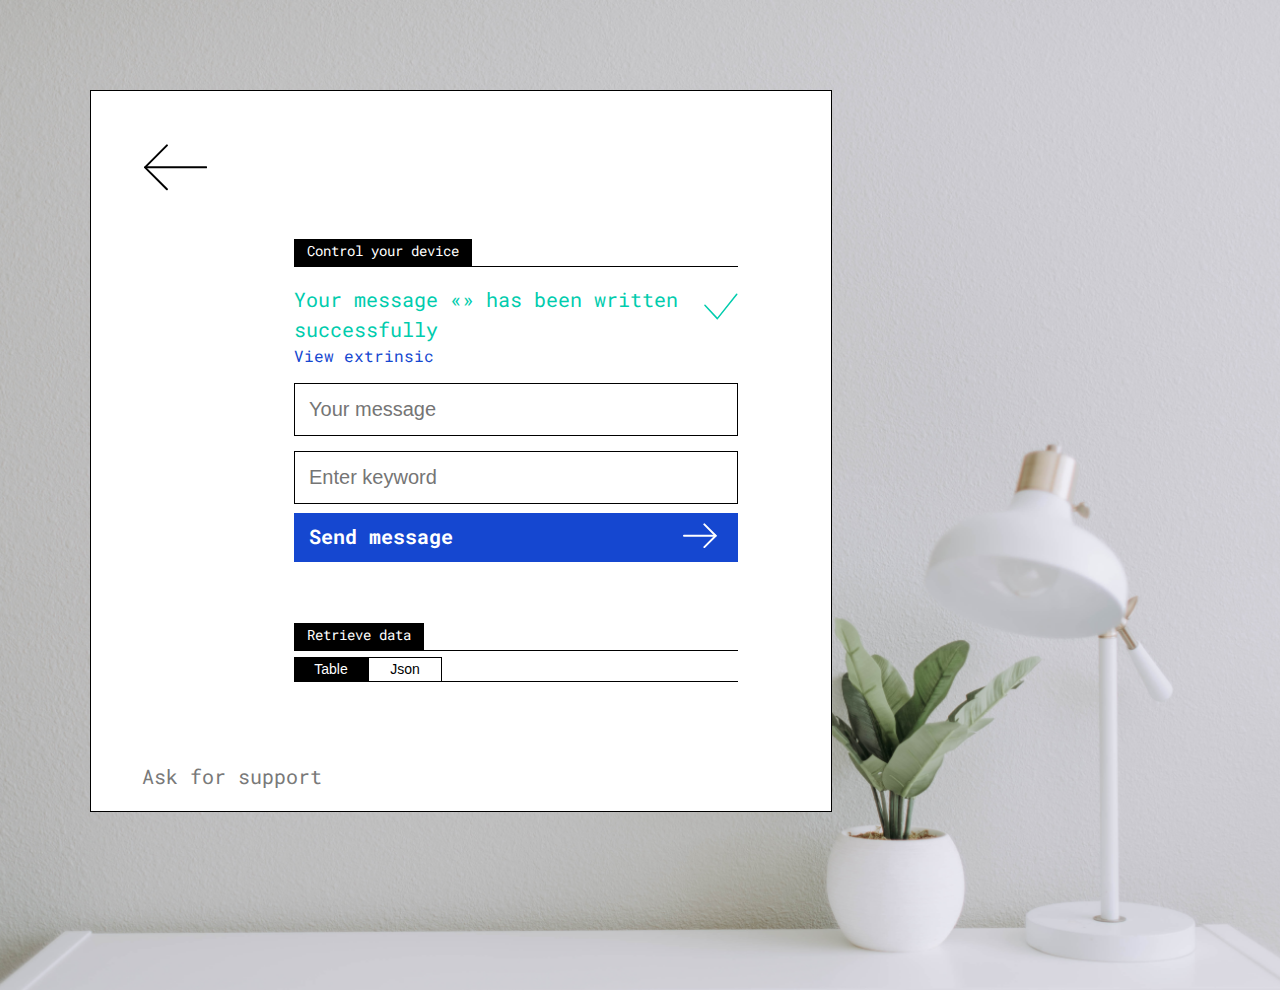
<file: device/_device_id/messageSent/_message_text.html>
<!DOCTYPE html>
<html data-html-server-rendered="true" lang="en" data-vue-tag="%7B%22lang%22:%7B%22ssr%22:%22en%22%7D%7D">
  <head>
    <title>Message sent - Gridsome</title><meta name="gridsome:hash" content="bcfcfc57f0f5f59ac9020a453dfbca1087be82e2"><meta data-vue-tag="ssr" charset="utf-8"><meta data-vue-tag="ssr" name="generator" content="Gridsome v0.7.23"><meta data-vue-tag="ssr" data-key="viewport" name="viewport" content="width=device-width, initial-scale=1, viewport-fit=cover"><meta data-vue-tag="ssr" data-key="format-detection" name="format-detection" content="telephone=no"><link data-vue-tag="ssr" rel="icon" href="data:,"><link data-vue-tag="ssr" rel="icon" type="image/png" sizes="16x16" href="/assets/static/favicon.ce0531f.9bb7ffafafc09ac851d81afb65b8ef59.png"><link data-vue-tag="ssr" rel="icon" type="image/png" sizes="32x32" href="/assets/static/favicon.ac8d93a.9bb7ffafafc09ac851d81afb65b8ef59.png"><link data-vue-tag="ssr" rel="icon" type="image/png" sizes="96x96" href="/assets/static/favicon.b9532cc.9bb7ffafafc09ac851d81afb65b8ef59.png"><link data-vue-tag="ssr" rel="apple-touch-icon" type="image/png" sizes="76x76" href="/assets/static/favicon.f22e9f3.9bb7ffafafc09ac851d81afb65b8ef59.png"><link data-vue-tag="ssr" rel="apple-touch-icon" type="image/png" sizes="152x152" href="/assets/static/favicon.62d22cb.9bb7ffafafc09ac851d81afb65b8ef59.png"><link data-vue-tag="ssr" rel="apple-touch-icon" type="image/png" sizes="120x120" href="/assets/static/favicon.1539b60.9bb7ffafafc09ac851d81afb65b8ef59.png"><link data-vue-tag="ssr" rel="apple-touch-icon" type="image/png" sizes="167x167" href="/assets/static/favicon.dc0cdc5.9bb7ffafafc09ac851d81afb65b8ef59.png"><link data-vue-tag="ssr" rel="apple-touch-icon" type="image/png" sizes="180x180" href="/assets/static/favicon.7b22250.9bb7ffafafc09ac851d81afb65b8ef59.png"><link rel="preload" href="/assets/css/0.styles.0b292ca3.css" as="style"><link rel="preload" href="/assets/js/app.c52ef8b4.js" as="script"><link rel="preload" href="/assets/js/page--src-templates-device-message-sent-vue.ff19f284.js" as="script"><link rel="prefetch" href="/assets/js/page--node-modules-gridsome-app-pages-404-vue.d7c45356.js"><link rel="prefetch" href="/assets/js/page--src-pages-about-vue.8fdadd98.js"><link rel="prefetch" href="/assets/js/page--src-pages-add-device-vue.75ef591e.js"><link rel="prefetch" href="/assets/js/page--src-pages-index-vue.b0e74ecd.js"><link rel="prefetch" href="/assets/js/page--src-templates-add-device-vue.3745946f.js"><link rel="prefetch" href="/assets/js/page--src-templates-manage-device-vue.e5f0d7e7.js"><link rel="prefetch" href="/assets/js/vendors~page--src-templates-add-device-vue.12247d0c.js"><link rel="stylesheet" href="/assets/css/0.styles.0b292ca3.css"><noscript data-vue-tag="ssr"><style>.g-image--loading{display:none;}</style></noscript>
  </head>
  <body >
    <div data-server-rendered="true" id="app" class="layout" data-v-0a9f84c4><header class="header"><meta charset="utf-8"></header><div class="mainSlideWrapper"><div class="blockWrapper" data-v-0a9f84c4><div class="contentWrapper" data-v-0a9f84c4><div class="headerWrapper" data-v-0a9f84c4><div class="backArrow" data-v-0a9f84c4><svg xmlns="http://www.w3.org/2000/svg" width="63.225" height="46.677" viewBox="0 0 63.225 46.677" data-v-0a9f84c4><g id="Component_3_1" data-name="Component 3 – 1" transform="translate(1 1.414)" data-v-0a9f84c4><path id="Path_4" data-name="Path 4" d="M150,1129.81h60.934" transform="translate(-149.709 -1107.976)" fill="none" stroke="#000" stroke-linecap="round" stroke-width="2" data-v-0a9f84c4></path><path id="Path_5" data-name="Path 5" d="M168.634,1107.976,146.709,1129.9l21.924,21.924" transform="translate(-146.709 -1107.976)" fill="none" stroke="#000" stroke-linecap="round" stroke-linejoin="round" stroke-width="2" data-v-0a9f84c4></path></g></svg></div><div class="header" data-v-0a9f84c4></div></div><div class="deviceCardWrapper" data-v-0a9f84c4><div class="deviceImageWrapper" data-v-0a9f84c4></div><div class="deviceDataWrapper" data-v-0a9f84c4><div class="controlDeviceWrapper" data-v-0a9f84c4><div class="buttonsContainer" data-v-0a9f84c4><div class="switchElement" data-v-0a9f84c4>Control your device</div></div><div class="messageWritten" data-v-0a9f84c4><div class="messageText" data-v-0a9f84c4>
                Your message «» has been written successfully
              </div><svg xmlns="http://www.w3.org/2000/svg" width="47.585" height="44.354" viewBox="0 0 47.585 44.354" data-v-0a9f84c4><g id="Component_5_1" data-name="Component 5 – 1" transform="translate(1.543 1.566)" data-v-0a9f84c4><path id="Path_13" data-name="Path 13" d="M688.445,507.386l19.034,14.96L727.8,486.474" transform="translate(-598.257 -588.181) rotate(9)" fill="none" stroke="#00ccad" stroke-linecap="round" stroke-linejoin="round" stroke-width="2" data-v-0a9f84c4></path></g></svg></div><div data-v-0a9f84c4><a href="/" aria-current="page" class="extrinsic active--exact active" data-v-0a9f84c4>View extrinsic</a></div><div class="inputWrapper" data-v-0ab7733c data-v-0a9f84c4><input placeholder="Your message" data-v-0ab7733c></div><div class="inputWrapper" data-v-0ab7733c data-v-0a9f84c4><input placeholder="Enter keyword" data-v-0ab7733c></div><div data-v-b3e03522 data-v-0a9f84c4><button class="sendButton" data-v-b3e03522><div data-v-b3e03522>Send message</div><svg xmlns="http://www.w3.org/2000/svg" width="33.712" height="25.54" viewBox="0 0 33.712 25.54" data-v-b3e03522><g id="Group_9" data-name="Group 9" transform="translate(1 1.414)" data-v-b3e03522><path id="Path_9" data-name="Path 9" d="M181.561,1129.81H150" transform="translate(-150 -1118.501)" fill="none" stroke="#fff" stroke-linecap="round" stroke-width="2" data-v-b3e03522></path><path id="Path_10" data-name="Path 10" d="M146.709,1107.976l11.356,11.356-11.356,11.356" transform="translate(-126.354 -1107.976)" fill="none" stroke="#fff" stroke-linecap="round" stroke-linejoin="round" stroke-width="2" data-v-b3e03522></path></g></svg><!----><!----><!----><!----></button></div></div><div class="controlDeviceWrapper" data-v-0a9f84c4><div class="buttonsContainer" data-v-0a9f84c4><div class="switchElement" data-v-0a9f84c4>Retrieve data</div></div><div class="buttonsContainer tableJsonButtons" data-v-0a9f84c4><button class="activeButton" data-v-0a9f84c4>
                Table
              </button><button data-v-0a9f84c4>
                Json
              </button></div><div class="tableWrapper retrieveDataTable" data-v-5f4a23ba data-v-0a9f84c4><div class="tableRow" data-v-5f4a23ba><div class="col1" data-v-5f4a23ba>Agent</div><div class="col2" data-v-5f4a23ba>lightbulb_on</div></div><div class="tableRow" data-v-5f4a23ba><div class="col1" data-v-5f4a23ba>Parameter</div><div class="col2" data-v-5f4a23ba></div></div></div><!----><div class="decodeMessageWrapper" data-v-0a9f84c4><div on-chang="function () { [native code] }" class="inputWrapper" data-v-0ab7733c data-v-0a9f84c4><input placeholder="Enter your key" data-v-0ab7733c></div><div data-v-b3e03522 data-v-0a9f84c4><button class="sendButton" data-v-b3e03522><div data-v-b3e03522>Get new decoded data</div><!----><svg xmlns="http://www.w3.org/2000/svg" width="37.996" height="30.239" viewBox="0 0 37.996 30.239" data-v-b3e03522><g id="Group_11" data-name="Group 11" transform="translate(26.222 1) rotate(90)" data-v-b3e03522><path id="Path_9" data-name="Path 9" d="M171.152,1129.81H150" transform="translate(-150 -1122.231)" fill="none" stroke="#fff" stroke-linecap="round" stroke-width="2" data-v-b3e03522></path><path id="Path_10" data-name="Path 10" d="M146.709,1107.976l7.611,7.611-7.611,7.611" transform="translate(-133.067 -1107.976)" fill="none" stroke="#fff" stroke-linecap="round" stroke-linejoin="round" stroke-width="2" data-v-b3e03522></path></g><path id="Path_12" data-name="Path 12" d="M683.208,771.992v11.723h36V771.992" transform="translate(-682.208 -754.476)" fill="none" stroke="#fff" stroke-linecap="round" stroke-linejoin="round" stroke-width="2" data-v-b3e03522></path></svg><!----><!----><!----></button></div></div></div></div></div></div></div><div class="askForHelp">Ask for support</div></div></div>
    <script>window.__INITIAL_STATE__={"data":null,"context":{}};(function(){var s;(s=document.currentScript||document.scripts[document.scripts.length-1]).parentNode.removeChild(s);}());</script><script src="/assets/js/app.c52ef8b4.js" defer></script><script src="/assets/js/page--src-templates-device-message-sent-vue.ff19f284.js" defer></script>
  </body>
</html>
</file>
<file: assets/css/0.styles.98ab0879.css>
body{font-family:Roboto Mono,monospace;margin:0;padding:0;line-height:1.5}.layout{max-width:760px;margin:0 auto;padding-left:20px;padding-right:20px}.v-spinner .v-fade{-webkit-animation:v-fadeStretchDelay 1.2s ease-in-out infinite;animation:v-fadeStretchDelay 1.2s ease-in-out infinite;-webkit-animation-fill-mode:both;animation-fill-mode:both;position:absolute}@-webkit-keyframes v-fadeStretchDelay{50%{-webkit-opacity:.3;opacity:.3}to{-webkit-opacity:1;opacity:1}}@keyframes v-fadeStretchDelay{50%{-webkit-opacity:.3;opacity:.3}to{-webkit-opacity:1;opacity:1}}.wrapper[data-v-38ccfbf5]{height:80vh;gap:100px;display:flex;flex-direction:column;justify-content:center;align-items:center}h1[data-v-086a2c2e]{margin:0}.wrapper[data-v-086a2c2e]{height:calc(100vh - 150px);padding-top:150px}.buttons[data-v-086a2c2e]{display:flex;flex-direction:column;gap:30px;align-items:center;justify-content:center;height:50vh}button[data-v-086a2c2e]{display:flex;justify-content:flex-start;align-items:center;gap:20px;padding-left:20px;flex-direction:row;cursor:pointer;font-size:14pt;width:150px;height:50px;border:0;border-radius:20px;background:rgba(129,177,235,.49)}button svg[data-v-086a2c2e]{width:20px}.buttonWithDescription[data-v-086a2c2e],.devHeader[data-v-086a2c2e]{display:flex;align-items:center;gap:30px}.devHeader[data-v-086a2c2e]{justify-content:center}.iconLink[data-v-086a2c2e]{display:flex;justify-content:center;align-items:center}.leftArrow[data-v-086a2c2e]{color:#000;width:30px}.submitButton{margin-top:50px;cursor:pointer;font-size:14pt;width:150px;height:50px;border:0;border-radius:20px;background:rgba(129,177,235,.49)}.fullWrapper{height:90vh}.devLink{display:block;position:fixed;right:15px;bottom:15px;text-decoration:none;color:#ccc;cursor:default}.mainButtonWrapper{height:70vh;display:flex;flex-direction:column;justify-content:center;align-items:center}.mainInput{font-size:20pt;border:1px solid #000;padding:15px;border-radius:20px}
</file>
<file: assets/css/0.styles.c9c4d387.css>
@import url(https://fonts.googleapis.com/css2?family=Raleway:ital,wght@0,100;0,200;0,300;0,400;0,500;0,600;0,700;0,800;0,900;1,100;1,200;1,300;1,400;1,500;1,600;1,700;1,800;1,900&display=swap);@import url(https://fonts.googleapis.com/css2?family=Roboto+Mono:ital,wght@0,100;0,200;0,300;0,400;0,500;0,600;0,700;1,100;1,200;1,300;1,400;1,500;1,600;1,700&display=swap);:root{--main-blue-color:#1547d0;--main-black-color:#000;--main-white-color:#fff;--main-grey-color:#797979;--secondary-grey-color:#696969;--main-green-color:#00ccad}html{background-image:url(/assets/img/mainBackground1024.e62a58d6.jpg);background-size:cover;background-repeat:no-repeat;background-position:50%}body{overflow:hidden;font-family:Roboto Mono,Menlo,Consolas,Monaco,Liberation Mono,Lucida Console,monospace;margin:0;padding:0;font-size:16pt;line-height:1.5}.mainSlideWrapper{display:flex;flex-direction:column;margin:10vh 45vw 10vh 10vh;background-color:var(--main-white-color);border:1px solid var(--main-black-color)}.askForHelp{height:26px;padding-top:20px;margin-top:41px;margin-bottom:30px;margin-left:51px;color:var(--main-grey-color);font-size:1.25rem}.layout{height:100vh}.rowDataWrapper[data-v-56bf9e6c]{display:flex;flex-direction:row;justify-content:space-between;width:100%}.rowValuesWrapper[data-v-56bf9e6c]{display:flex;flex-direction:row;gap:40px;width:85%;overflow-x:auto;padding-bottom:10px}.rowValuesWrapper[data-v-56bf9e6c]::-webkit-scrollbar{height:15px}.rowValuesWrapper[data-v-56bf9e6c]::-webkit-scrollbar-track{background-color:#efefef;border-radius:10px;background-clip:content-box;border:2px solid transparent}.rowValuesWrapper[data-v-56bf9e6c]::-webkit-scrollbar-thumb{background-color:#d0c6c7;border-radius:10px;background-clip:content-box;border:2px solid transparent}.rowValue[data-v-56bf9e6c]{font-family:Roboto Mono,Menlo,Consolas,Monaco,Liberation Mono,Lucida Console,monospace;font-weight:700}.rowDataUpdateButton[data-v-56bf9e6c]{cursor:pointer}.tableWrapper[data-v-53a434e3]{max-height:100px;overflow-y:auto;display:flex;flex-direction:column;padding:4px 14px 14px;border:1px solid var(--main-black-color);width:100%}.tableWrapper[data-v-53a434e3]::-webkit-scrollbar{width:15px}.tableWrapper[data-v-53a434e3]::-webkit-scrollbar-track{background-color:#efefef;border-radius:10px;background-clip:content-box;border:2px solid transparent}.tableWrapper[data-v-53a434e3]::-webkit-scrollbar-thumb{background-color:#d0c6c7;border-radius:10px;background-clip:content-box;border:2px solid transparent}.tableRow[data-v-53a434e3]{display:flex;flex-direction:row;padding-top:10px;padding-bottom:10px;border-bottom:1px solid #000}.tableRow[data-v-53a434e3]:last-child{border-bottom:none}.col1[data-v-53a434e3]{width:65%}.col2[data-v-53a434e3]{width:45%;text-align:left}[data-v-b3e03522]{font-family:Roboto Mono,Menlo,Consolas,Monaco,Liberation Mono,Lucida Console,monospace;font-weight:700}.sendButton[data-v-b3e03522]{border:0;background-color:var(--main-blue-color);color:var(--main-white-color)}.sendButton[data-v-b3e03522],.sendButtonOutlined[data-v-b3e03522]{cursor:pointer;margin-top:9px;font-size:1.25rem;width:100%;display:flex;align-items:center;justify-content:space-between;padding:10px 21px 13px 15px;height:auto}.sendButtonOutlined[data-v-b3e03522]{background-color:var(--main-white-color);color:var(--main-blue-color);border:2px solid var(--main-blue-color)}.inputWrapper input[data-v-0ab7733c]{border:1px solid var(--main-black-color);border-radius:0;margin-top:15px;width:calc(100% - 30px);padding:14px;font-size:1.25rem}.blockWrapper[data-v-c2fa4162]{height:calc(80vh - 225px);padding:53px}.headerWrapper[data-v-c2fa4162]{display:flex;flex-direction:row;gap:30px;align-items:center}.backArrow[data-v-c2fa4162]{cursor:pointer}.header[data-v-c2fa4162]{font-family:Raleway,sans-serif;text-wrap:normal;font-size:2.25rem;font-weight:900;line-height:1.25}.contentWrapper[data-v-c2fa4162]{display:flex;flex-direction:column;gap:39px}.deviceCardWrapper[data-v-c2fa4162]{height:100%;display:flex;overflow-y:auto}.deviceImageWrapper[data-v-c2fa4162]{width:150px}.deviceDataWrapper[data-v-c2fa4162]{width:70%}.controlDeviceWrapper[data-v-c2fa4162]{margin-top:58px}.inputWrapper input[data-v-c2fa4162]{border:1px solid var(--main-black-color);border-radius:0;margin-top:15px;width:calc(100% - 30px);padding:10px 14px 14px;font-size:1.25rem}.switchElement[data-v-c2fa4162]{position:relative;display:inline-block;height:25px;color:var(--main-white-color);background-color:var(--main-black-color);border:1px solid var(--main-black-color);cursor:pointer;font-family:Roboto Mono,Menlo,Consolas,Monaco,Liberation Mono,Lucida Console,monospace;font-size:.875rem;padding:0 12px;margin:0}.tableJsonButtons[data-v-c2fa4162]{border:none;margin-top:20px}.messageWritten[data-v-c2fa4162]{display:flex;flex-direction:row;align-items:center;color:var(--main-green-color);font-size:1.25rem}.messageText[data-v-c2fa4162]{margin-top:17px}.extrinsic[data-v-c2fa4162]{color:var(--main-blue-color);text-decoration:none}.buttonsContainer[data-v-c2fa4162]{padding:0;margin:0;border-bottom:1px solid var(--main-black-color);justify-content:flex-end;align-items:flex-end;position:relative;min-height:30px}button[data-v-c2fa4162]{position:absolute;bottom:-1px;width:74px;height:25px;background-color:transparent;border:1px solid var(--main-black-color);cursor:pointer;font-size:.875rem;padding:0;margin:0}button[data-v-c2fa4162]:not(:first-child){left:74px}.activeButton[data-v-c2fa4162]{background-color:var(--main-black-color);color:var(--main-white-color)}.retrieveDataTable[data-v-c2fa4162]{margin-top:17px}.retrieveDataJson[data-v-c2fa4162]{padding-top:20px}.decodeMessageWrapper[data-v-c2fa4162]{margin-top:45px}.blockWrapper[data-v-40536eca]{height:calc(80vh - 225px);padding:53px}.headerWrapper[data-v-40536eca]{display:flex;flex-direction:row;gap:30px;align-items:center}.backArrow[data-v-40536eca]{cursor:pointer}.header[data-v-40536eca]{font-family:Raleway,sans-serif;text-wrap:normal;font-size:2.25rem;font-weight:900;line-height:1.25}.contentWrapper[data-v-40536eca]{display:flex;flex-direction:column;gap:39px}.deviceCardWrapper[data-v-40536eca]{display:flex;height:100%;overflow-y:auto;padding-top:90px}.deviceImageWrapper[data-v-40536eca]{width:30%}.deviceDataWrapper[data-v-40536eca]{width:70%}.buttonsContainer[data-v-40536eca]{padding:0;margin:0;border-bottom:1px solid var(--main-black-color);justify-content:flex-end;align-items:flex-end;position:relative}button[data-v-40536eca]{position:absolute;bottom:-1px;width:74px;height:25px;background-color:transparent;border:1px solid var(--main-black-color);cursor:pointer;font-size:.875rem;padding:0;margin:0}button[data-v-40536eca]:not(:first-child){left:74px}.switchElement[data-v-40536eca]{position:relative;display:inline-block;height:25px;border:1px solid var(--main-black-color);cursor:pointer;font-family:Roboto Mono,Menlo,Consolas,Monaco,Liberation Mono,Lucida Console,monospace;font-size:.875rem;padding:0 12px;margin:0}.activeButton[data-v-40536eca],.switchElement[data-v-40536eca]{color:var(--main-white-color);background-color:var(--main-black-color)}.simpleModeWrapper[data-v-40536eca]{margin-top:15px}.tableModeWrapper[data-v-40536eca]{margin-top:15px;display:flex;flex-direction:row;justify-content:space-between}.tableWrapper[data-v-40536eca]{max-height:100px;overflow-y:auto;display:flex;flex-direction:column;padding:4px 14px 14px;border:1px solid var(--main-black-color);width:calc(100% - 80px)}.controlDeviceWrapper[data-v-40536eca]{margin-top:58px}.inputWrapper input[data-v-40536eca]{border:1px solid var(--main-black-color);border-radius:0;margin-top:15px;width:calc(100% - 30px);padding:10px 14px 14px;font-size:1.25rem}.sendButton[data-v-40536eca]{cursor:pointer;margin-top:9px;border:0;font-size:1.25rem;width:100%;display:flex;align-items:center;justify-content:space-between;background-color:var(--main-blue-color);color:var(--main-white-color);padding:13px 21px 13px 15px;height:auto}[data-v-060124ab]{font-family:Roboto Mono,Menlo,Consolas,Monaco,Liberation Mono,Lucida Console,monospace;font-weight:700}.buttonWrapper[data-v-060124ab]{border:1px dashed #000;padding:14px;margin-top:15px}input[type=file][data-v-060124ab]{display:none}.chooseButton[data-v-060124ab]{cursor:pointer;margin-top:9px;font-size:1.25rem;width:200px;display:flex;align-items:center;justify-content:space-between;background-color:var(--main-white-color);color:var(--main-blue-color);border:2px solid var(--main-blue-color);padding:10px 21px 13px 15px;height:auto}.title[data-v-060124ab]{color:var(--secondary-grey-color)}.blockWrapper[data-v-60d946fe]{height:calc(80vh - 225px);padding:53px}.headerWrapper[data-v-60d946fe]{display:flex;flex-direction:row;gap:30px;align-items:center}.backArrow[data-v-60d946fe]{cursor:pointer}.header[data-v-60d946fe]{font-family:Raleway,sans-serif;text-wrap:normal;font-size:2.25rem;font-weight:900;line-height:1.25}.deviceCardWrapper[data-v-60d946fe]{height:100%;display:flex;overflow-y:auto}.deviceImageWrapper[data-v-60d946fe]{width:90px}.imageWrapper[data-v-60d946fe]{margin:10px 0 40px;width:150px;height:150px;justify-content:center;align-items:center}.deviceImage[data-v-60d946fe]{width:100%;height:100%;-o-object-fit:cover;object-fit:cover}.deviceDataWrapper[data-v-60d946fe]{width:70%}.removeButton[data-v-60d946fe]{display:flex;justify-content:center;align-items:center;border:1px solid var(--main-blue-color);width:29px;height:29px;background-color:var(--main-white-color);position:relative;left:130px;top:20px}.removeButton svg[data-v-60d946fe]{transform:rotate(45deg)}.deviceWrapper[data-v-64f0383c]{padding:24px 22px 32px 18px;border:2px solid var(--main-black-color);display:flex;gap:20px}.recentlyAddedDeviceWrapper[data-v-64f0383c]{padding:24px 22px 32px 18px;border:2px solid var(--main-green-color);display:flex;gap:20px}.deviceName[data-v-64f0383c]{font-weight:700;font-size:1.25rem}.deviceImage[data-v-64f0383c]{width:150px}.deviceStats[data-v-64f0383c]{transition:all .5s;width:70%;display:flex;flex-direction:column;gap:10px}.link[data-v-64f0383c]{text-decoration:none}.link[data-v-64f0383c],.link[data-v-64f0383c]:visited{color:var(--main-blue-color)}@media screen and (min-width:1700px){.deviceStats[data-v-64f0383c]{transition:all .5s;width:100%}}.blockWrapper[data-v-22d993d8]{height:calc(80vh - 205px);padding:53px}.header[data-v-22d993d8]{font-family:Raleway,sans-serif;font-size:2.25rem;font-weight:900;line-height:1.25}.cardsWrapper[data-v-22d993d8],.contentWrapper[data-v-22d993d8]{display:flex;flex-direction:column;gap:39px}.cardsWrapper[data-v-22d993d8]{height:500px;overflow-y:auto}.cardsWrapper[data-v-22d993d8]::-webkit-scrollbar{width:15px}.cardsWrapper[data-v-22d993d8]::-webkit-scrollbar-track{background-color:#efefef;border-radius:10px;background-clip:content-box;border:2px solid transparent}.cardsWrapper[data-v-22d993d8]::-webkit-scrollbar-thumb{background-color:#d0c6c7;border-radius:10px;background-clip:content-box;border:2px solid transparent}.addDeviceWrapper[data-v-22d993d8]{border:2px solid var(--main-blue-color);height:81px;display:flex;gap:20px;padding:18px;align-items:center;cursor:pointer}.svgWrapper[data-v-22d993d8]{display:flex;justify-content:center;width:30%}.textWrapper[data-v-22d993d8]{font-family:Roboto Mono,Menlo,Consolas,Monaco,Liberation Mono,Lucida Console,monospace;font-weight:700;color:var(--main-blue-color);width:70%}.recentlyAddedNotificationWrapper[data-v-22d993d8]{color:var(--main-green-color);display:flex;align-items:center;gap:24px}
</file>
<file: assets/css/0.styles.0b292ca3.css>
@import url(https://fonts.googleapis.com/css2?family=Raleway:ital,wght@0,100;0,200;0,300;0,400;0,500;0,600;0,700;0,800;0,900;1,100;1,200;1,300;1,400;1,500;1,600;1,700;1,800;1,900&display=swap);@import url(https://fonts.googleapis.com/css2?family=Roboto+Mono:ital,wght@0,100;0,200;0,300;0,400;0,500;0,600;0,700;1,100;1,200;1,300;1,400;1,500;1,600;1,700&display=swap);:root{--main-blue-color:#1547d0;--main-black-color:#000;--main-white-color:#fff;--main-grey-color:#797979;--secondary-grey-color:#696969;--main-green-color:#00ccad}html{background-image:url(/assets/img/mainBackground1024.e62a58d6.jpg);background-size:cover;background-repeat:no-repeat;background-position:50%;font-size:12pt}body{overflow:hidden;font-family:Roboto Mono,Menlo,Consolas,Monaco,Liberation Mono,Lucida Console,monospace;margin:0;padding:0;line-height:1.5}.mainSlideWrapper{display:flex;flex-direction:column;justify-content:space-between;margin:10vh 35vw 10vh 10vh;background-color:var(--main-white-color);border:1px solid var(--main-black-color);transition:all .5s;height:80vh}.askForHelp{height:26px;padding-top:20px;margin-top:21px;margin-bottom:30px;margin-left:51px;color:var(--main-grey-color);font-size:1.25rem}.layout{height:100vh}@media screen and (max-width:1150px){.mainSlideWrapper{transition:all .5s;margin:10vh 25vw 10vh 10vh}}@media screen and (max-width:1050px){.mainSlideWrapper{transition:all .5s;margin:10vh 20vw 10vh 10vh}}@media screen and (max-width:1000px){.mainSlideWrapper{transition:all .5s;margin:10vh}}@media screen and (max-width:800px){.deviceImageWrapper{width:80px!important}}@media screen and (max-width:700px){.mainSlideWrapper{transition:all .5s;margin:10vh 5vh}}@media screen and (max-width:500px){html{font-size:8pt}}.rowDataWrapper[data-v-8ba9d308]{display:flex;flex-direction:row;justify-content:space-between;width:100%}.rowValuesWrapper[data-v-8ba9d308]{display:flex;flex-direction:row;gap:40px;width:85%;overflow-x:auto;padding-bottom:10px;font-size:1rem;margin-right:10px}.rowValuesWrapper[data-v-8ba9d308]::-webkit-scrollbar{height:15px}.rowValuesWrapper[data-v-8ba9d308]::-webkit-scrollbar-track{background-color:#efefef;border-radius:10px;background-clip:content-box;border:2px solid transparent}.rowValuesWrapper[data-v-8ba9d308]::-webkit-scrollbar-thumb{background-color:#d0c6c7;border-radius:10px;background-clip:content-box;border:2px solid transparent}.rowValue[data-v-8ba9d308]{font-family:Roboto Mono,Menlo,Consolas,Monaco,Liberation Mono,Lucida Console,monospace;font-weight:700}.rowDataUpdateButton[data-v-8ba9d308]{cursor:pointer}.tableWrapper[data-v-5f4a23ba]{max-height:100px;overflow-y:auto;display:flex;flex-direction:column;padding:4px 14px 14px;border:1px solid var(--main-black-color);width:calc(100% - 80px)}.tableWrapper[data-v-5f4a23ba]::-webkit-scrollbar{width:15px}.tableWrapper[data-v-5f4a23ba]::-webkit-scrollbar-track{background-color:#efefef;border-radius:10px;background-clip:content-box;border:2px solid transparent}.tableWrapper[data-v-5f4a23ba]::-webkit-scrollbar-thumb{background-color:#d0c6c7;border-radius:10px;background-clip:content-box;border:2px solid transparent}.tableRow[data-v-5f4a23ba]{display:flex;flex-direction:row;padding-top:10px;padding-bottom:10px;border-bottom:1px solid #000;font-size:1rem}.tableRow[data-v-5f4a23ba]:last-child{border-bottom:none}.col1[data-v-5f4a23ba]{width:65%}.col2[data-v-5f4a23ba]{width:45%;text-align:left}[data-v-b3e03522]{font-family:Roboto Mono,Menlo,Consolas,Monaco,Liberation Mono,Lucida Console,monospace;font-weight:700}.sendButton[data-v-b3e03522]{border:0;background-color:var(--main-blue-color);color:var(--main-white-color)}.sendButton[data-v-b3e03522],.sendButtonOutlined[data-v-b3e03522]{cursor:pointer;margin-top:9px;font-size:1.25rem;width:100%;display:flex;align-items:center;justify-content:space-between;padding:10px 21px 13px 15px;height:auto}.sendButtonOutlined[data-v-b3e03522]{background-color:var(--main-white-color);color:var(--main-blue-color);border:2px solid var(--main-blue-color)}.inputWrapper input[data-v-0ab7733c]{border:1px solid var(--main-black-color);border-radius:0;margin-top:15px;width:calc(100% - 30px);padding:14px;font-size:1.25rem}.blockWrapper[data-v-0a9f84c4]{height:64vh;padding:53px 53px 0}.headerWrapper[data-v-0a9f84c4]{display:flex;flex-direction:row;gap:30px;align-items:center}.backArrow[data-v-0a9f84c4]{cursor:pointer}.header[data-v-0a9f84c4]{font-family:Raleway,sans-serif;font-size:2.25rem;font-weight:900;line-height:1.25}.contentWrapper[data-v-0a9f84c4]{height:inherit;display:flex;flex-direction:column;gap:39px}.deviceCardWrapper[data-v-0a9f84c4]{height:calc(100% - 125px);display:flex;overflow-y:auto}.deviceCardWrapper[data-v-0a9f84c4]::-webkit-scrollbar{width:15px}.deviceCardWrapper[data-v-0a9f84c4]::-webkit-scrollbar-track{background-color:#efefef;border-radius:10px;background-clip:content-box;border:2px solid transparent}.deviceCardWrapper[data-v-0a9f84c4]::-webkit-scrollbar-thumb{background-color:#d0c6c7;border-radius:10px;background-clip:content-box;border:2px solid transparent}.deviceImageWrapper[data-v-0a9f84c4]{width:150px}.deviceDataWrapper[data-v-0a9f84c4]{width:70%}.controlDeviceWrapper[data-v-0a9f84c4]:not(:first-child){margin-top:58px}.inputWrapper input[data-v-0a9f84c4]{border:1px solid var(--main-black-color);border-radius:0;margin-top:15px;width:calc(100% - 30px);padding:10px 14px 14px;font-size:1.25rem}.switchElement[data-v-0a9f84c4]{position:absolute;bottom:0;display:inline-block;height:25px;color:var(--main-white-color);background-color:var(--main-black-color);border:1px solid var(--main-black-color);cursor:pointer;font-family:Roboto Mono,Menlo,Consolas,Monaco,Liberation Mono,Lucida Console,monospace;font-size:.875rem;padding:0 12px;margin:0}.tableJsonButtons[data-v-0a9f84c4]{border:none;margin-top:20px}.messageWritten[data-v-0a9f84c4]{display:flex;flex-direction:row;align-items:center;color:var(--main-green-color);font-size:1.25rem}.messageText[data-v-0a9f84c4]{margin-top:17px}.extrinsic[data-v-0a9f84c4]{color:var(--main-blue-color);text-decoration:none}.buttonsContainer[data-v-0a9f84c4]{padding:0;margin:0;border-bottom:1px solid var(--main-black-color);justify-content:flex-end;align-items:flex-end;position:relative;min-height:30px}button[data-v-0a9f84c4]{position:absolute;bottom:-1px;width:74px;height:25px;background-color:transparent;border:1px solid var(--main-black-color);cursor:pointer;font-size:.875rem;padding:0;margin:0}button[data-v-0a9f84c4]:not(:first-child){left:74px}.activeButton[data-v-0a9f84c4]{background-color:var(--main-black-color);color:var(--main-white-color)}.retrieveDataTable[data-v-0a9f84c4]{margin-top:17px}.retrieveDataJson[data-v-0a9f84c4]{padding-top:20px}.decodeMessageWrapper[data-v-0a9f84c4]{margin-top:45px}@media screen and (max-width:500px){.blockWrapper[data-v-0a9f84c4]{padding:30px 20px 0 30px}.deviceImageWrapper[data-v-0a9f84c4]{display:none}.deviceDataWrapper[data-v-0a9f84c4]{width:calc(100% - 10px)}}.blockWrapper[data-v-32d0ec31]{height:64vh;padding:53px 53px 0}.headerWrapper[data-v-32d0ec31]{display:flex;flex-direction:row;gap:30px;align-items:center}.backArrow[data-v-32d0ec31]{cursor:pointer}.header[data-v-32d0ec31]{font-family:Raleway,sans-serif;font-size:2.25rem;font-weight:900;line-height:1.25}.contentWrapper[data-v-32d0ec31]{height:inherit;display:flex;flex-direction:column;gap:39px}.deviceCardWrapper[data-v-32d0ec31]{display:flex;height:100%;overflow-y:auto;overflow-x:clip;padding-top:30px;padding-right:10px}.deviceCardWrapper[data-v-32d0ec31]::-webkit-scrollbar{width:15px}.deviceCardWrapper[data-v-32d0ec31]::-webkit-scrollbar-track{background-color:#efefef;border-radius:10px;background-clip:content-box;border:2px solid transparent}.deviceCardWrapper[data-v-32d0ec31]::-webkit-scrollbar-thumb{background-color:#d0c6c7;border-radius:10px;background-clip:content-box;border:2px solid transparent}.deviceImageWrapper[data-v-32d0ec31]{max-width:150px;width:100%}.deviceImageWrapper img[data-v-32d0ec31]{width:inherit}.deviceDataWrapper[data-v-32d0ec31]{width:70%}.buttonsContainer[data-v-32d0ec31]{padding:0;margin:0;border-bottom:1px solid var(--main-black-color);justify-content:flex-end;align-items:flex-end;position:relative}button[data-v-32d0ec31]{position:absolute;bottom:-1px;width:74px;height:25px;background-color:transparent;border:1px solid var(--main-black-color);cursor:pointer;font-size:.875rem;padding:0;margin:0}button[data-v-32d0ec31]:not(:first-child){left:74px}.switchElement[data-v-32d0ec31]{position:relative;display:inline-block;height:1.25rem;border:1px solid var(--main-black-color);cursor:pointer;font-family:Roboto Mono,Menlo,Consolas,Monaco,Liberation Mono,Lucida Console,monospace;font-size:.875rem;padding:0 12px;margin:0}.activeButton[data-v-32d0ec31],.switchElement[data-v-32d0ec31]{color:var(--main-white-color);background-color:var(--main-black-color)}.simpleModeWrapper[data-v-32d0ec31]{margin-top:15px}.tableModeWrapper[data-v-32d0ec31]{margin-top:15px;display:flex;flex-direction:row;justify-content:space-between}.controlDeviceWrapper[data-v-32d0ec31]{margin-top:58px}.inputWrapper input[data-v-32d0ec31]{border:1px solid var(--main-black-color);border-radius:0;margin-top:15px;width:calc(100% - 30px);padding:10px 14px 14px;font-size:1.25rem}@media screen and (max-width:500px){.blockWrapper[data-v-32d0ec31]{padding:30px 10px 0 20px}.deviceImageWrapper[data-v-32d0ec31]{width:50px!important}.deviceImageWrapper img[data-v-32d0ec31]{width:inherit!important}.deviceDataWrapper[data-v-32d0ec31]{width:calc(100% - 50px)}}[data-v-060124ab]{font-family:Roboto Mono,Menlo,Consolas,Monaco,Liberation Mono,Lucida Console,monospace;font-weight:700}.buttonWrapper[data-v-060124ab]{border:1px dashed #000;padding:14px;margin-top:15px}input[type=file][data-v-060124ab]{display:none}.chooseButton[data-v-060124ab]{cursor:pointer;margin-top:9px;font-size:1.25rem;width:200px;display:flex;align-items:center;justify-content:space-between;background-color:var(--main-white-color);color:var(--main-blue-color);border:2px solid var(--main-blue-color);padding:10px 21px 13px 15px;height:auto}.title[data-v-060124ab]{color:var(--secondary-grey-color)}.blockWrapper[data-v-2ae6209f]{height:64vh;padding:53px 53px 0}.headerWrapper[data-v-2ae6209f]{display:flex;flex-direction:row;gap:30px;align-items:center}.backArrow[data-v-2ae6209f]{cursor:pointer}.header[data-v-2ae6209f]{font-family:Raleway,sans-serif;font-size:2.25rem;font-weight:900;line-height:1.25}.deviceCardWrapper[data-v-2ae6209f]{height:calc(100% - 20px);display:flex;overflow-y:auto}.deviceCardWrapper[data-v-2ae6209f]::-webkit-scrollbar{width:15px}.deviceCardWrapper[data-v-2ae6209f]::-webkit-scrollbar-track{background-color:#efefef;border-radius:10px;background-clip:content-box;border:2px solid transparent}.deviceCardWrapper[data-v-2ae6209f]::-webkit-scrollbar-thumb{background-color:#d0c6c7;border-radius:10px;background-clip:content-box;border:2px solid transparent}.deviceImageWrapper[data-v-2ae6209f]{width:90px}.imageWrapper[data-v-2ae6209f]{margin:10px 0 40px;width:150px;height:150px;justify-content:center;align-items:center}.deviceImage[data-v-2ae6209f]{width:100%;height:100%;-o-object-fit:cover;object-fit:cover}.deviceDataWrapper[data-v-2ae6209f]{width:70%}.removeButton[data-v-2ae6209f]{display:flex;justify-content:center;align-items:center;border:1px solid var(--main-blue-color);width:29px;height:29px;background-color:var(--main-white-color);position:relative;left:130px;top:20px}.removeButton svg[data-v-2ae6209f]{transform:rotate(45deg)}@media screen and (max-width:500px){.blockWrapper[data-v-2ae6209f]{padding:30px 30px 0}.deviceImageWrapper[data-v-2ae6209f]{display:none}.deviceDataWrapper[data-v-2ae6209f]{width:100%}}.deviceWrapper[data-v-06e9c9d4]{padding:24px 22px 32px 18px;border:2px solid var(--main-black-color);display:flex;gap:20px}.recentlyAddedDeviceWrapper[data-v-06e9c9d4]{padding:24px 22px 32px 18px;border:2px solid var(--main-green-color);display:flex;gap:20px}.deviceName[data-v-06e9c9d4]{font-weight:700;font-size:1.25rem}.deviceImage[data-v-06e9c9d4]{max-width:150px;width:100%}.deviceImage img[data-v-06e9c9d4]{width:inherit}.deviceStats[data-v-06e9c9d4]{transition:all .5s;width:70%;display:flex;flex-direction:column;gap:10px}.link[data-v-06e9c9d4]{text-decoration:none}.link[data-v-06e9c9d4],.link[data-v-06e9c9d4]:visited{color:var(--main-blue-color)}@media screen and (min-width:1700px){.deviceStats[data-v-06e9c9d4]{transition:all .5s;width:100%}}.blockWrapper[data-v-f9d33efc]{height:64vh;padding:53px 53px 0}.header[data-v-f9d33efc]{font-family:Raleway,sans-serif;font-size:2.25rem;font-weight:900;line-height:1.25}.contentWrapper[data-v-f9d33efc]{height:inherit;display:flex;flex-direction:column;gap:39px}.cardsWrapper[data-v-f9d33efc]{display:flex;flex-direction:column;gap:39px;padding-right:10px;overflow-y:auto}.cardsWrapper[data-v-f9d33efc]::-webkit-scrollbar{width:15px}.cardsWrapper[data-v-f9d33efc]::-webkit-scrollbar-track{background-color:#efefef;border-radius:10px;background-clip:content-box;border:2px solid transparent}.cardsWrapper[data-v-f9d33efc]::-webkit-scrollbar-thumb{background-color:#d0c6c7;border-radius:10px;background-clip:content-box;border:2px solid transparent}.addDeviceWrapper[data-v-f9d33efc]{border:2px solid var(--main-blue-color);height:81px;display:flex;gap:20px;padding:18px;align-items:center;cursor:pointer}.svgWrapper[data-v-f9d33efc]{display:flex;justify-content:center;width:30%}.textWrapper[data-v-f9d33efc]{font-family:Roboto Mono,Menlo,Consolas,Monaco,Liberation Mono,Lucida Console,monospace;font-weight:700;color:var(--main-blue-color);width:70%}.recentlyAddedNotificationWrapper[data-v-f9d33efc]{color:var(--main-green-color);display:flex;align-items:center;gap:24px}@media screen and (max-width:500px){.blockWrapper[data-v-f9d33efc]{padding:30px 10px 0 20px}}
</file>
<file: assets/css/0.styles.2247d86a.css>
@import url(https://fonts.googleapis.com/css2?family=Raleway:ital,wght@0,100;0,200;0,300;0,400;0,500;0,600;0,700;0,800;0,900;1,100;1,200;1,300;1,400;1,500;1,600;1,700;1,800;1,900&display=swap);@import url(https://fonts.googleapis.com/css2?family=Roboto+Mono:ital,wght@0,100;0,200;0,300;0,400;0,500;0,600;0,700;1,100;1,200;1,300;1,400;1,500;1,600;1,700&display=swap);:root{--main-blue-color:#1547d0;--main-black-color:#000;--main-white-color:#fff;--main-grey-color:#797979;--secondary-grey-color:#696969;--main-green-color:#00ccad}html{background-image:url(/assets/img/mainBackground1024.e62a58d6.jpg);background-size:cover;background-repeat:no-repeat;background-position:50%;font-size:12pt}body{overflow:hidden;font-family:Roboto Mono,Menlo,Consolas,Monaco,Liberation Mono,Lucida Console,monospace;margin:0;padding:0;line-height:1.5}.mainSlideWrapper{display:flex;flex-direction:column;margin:10vh 35vw 10vh 10vh;background-color:var(--main-white-color);border:1px solid var(--main-black-color);transition:all .5s}.askForHelp{height:26px;padding-top:20px;margin-top:41px;margin-bottom:30px;margin-left:51px;color:var(--main-grey-color);font-size:1.25rem}.layout{height:100vh}@media screen and (max-width:1150px){.mainSlideWrapper{transition:all .5s;margin:10vh 25vw 10vh 10vh}}@media screen and (max-width:1050px){.mainSlideWrapper{transition:all .5s;margin:10vh 20vw 10vh 10vh}}@media screen and (max-width:1000px){.mainSlideWrapper{transition:all .5s;margin:10vh}}@media screen and (max-width:800px){.deviceImageWrapper{width:80px!important}}@media screen and (max-width:700px){.mainSlideWrapper{transition:all .5s;margin:10vh 5vh}}.rowDataWrapper[data-v-8ba9d308]{display:flex;flex-direction:row;justify-content:space-between;width:100%}.rowValuesWrapper[data-v-8ba9d308]{display:flex;flex-direction:row;gap:40px;width:85%;overflow-x:auto;padding-bottom:10px;font-size:1rem;margin-right:10px}.rowValuesWrapper[data-v-8ba9d308]::-webkit-scrollbar{height:15px}.rowValuesWrapper[data-v-8ba9d308]::-webkit-scrollbar-track{background-color:#efefef;border-radius:10px;background-clip:content-box;border:2px solid transparent}.rowValuesWrapper[data-v-8ba9d308]::-webkit-scrollbar-thumb{background-color:#d0c6c7;border-radius:10px;background-clip:content-box;border:2px solid transparent}.rowValue[data-v-8ba9d308]{font-family:Roboto Mono,Menlo,Consolas,Monaco,Liberation Mono,Lucida Console,monospace;font-weight:700}.rowDataUpdateButton[data-v-8ba9d308]{cursor:pointer}.tableWrapper[data-v-5f4a23ba]{max-height:100px;overflow-y:auto;display:flex;flex-direction:column;padding:4px 14px 14px;border:1px solid var(--main-black-color);width:calc(100% - 80px)}.tableWrapper[data-v-5f4a23ba]::-webkit-scrollbar{width:15px}.tableWrapper[data-v-5f4a23ba]::-webkit-scrollbar-track{background-color:#efefef;border-radius:10px;background-clip:content-box;border:2px solid transparent}.tableWrapper[data-v-5f4a23ba]::-webkit-scrollbar-thumb{background-color:#d0c6c7;border-radius:10px;background-clip:content-box;border:2px solid transparent}.tableRow[data-v-5f4a23ba]{display:flex;flex-direction:row;padding-top:10px;padding-bottom:10px;border-bottom:1px solid #000;font-size:1rem}.tableRow[data-v-5f4a23ba]:last-child{border-bottom:none}.col1[data-v-5f4a23ba]{width:65%}.col2[data-v-5f4a23ba]{width:45%;text-align:left}[data-v-b3e03522]{font-family:Roboto Mono,Menlo,Consolas,Monaco,Liberation Mono,Lucida Console,monospace;font-weight:700}.sendButton[data-v-b3e03522]{border:0;background-color:var(--main-blue-color);color:var(--main-white-color)}.sendButton[data-v-b3e03522],.sendButtonOutlined[data-v-b3e03522]{cursor:pointer;margin-top:9px;font-size:1.25rem;width:100%;display:flex;align-items:center;justify-content:space-between;padding:10px 21px 13px 15px;height:auto}.sendButtonOutlined[data-v-b3e03522]{background-color:var(--main-white-color);color:var(--main-blue-color);border:2px solid var(--main-blue-color)}.inputWrapper input[data-v-0ab7733c]{border:1px solid var(--main-black-color);border-radius:0;margin-top:15px;width:calc(100% - 30px);padding:14px;font-size:1.25rem}.blockWrapper[data-v-213a368b]{height:calc(80vh - 225px);padding:53px 53px 0}.headerWrapper[data-v-213a368b]{display:flex;flex-direction:row;gap:30px;align-items:center}.backArrow[data-v-213a368b]{cursor:pointer}.header[data-v-213a368b]{font-family:Raleway,sans-serif;font-size:2.25rem;font-weight:900;line-height:1.25}.contentWrapper[data-v-213a368b]{height:inherit;display:flex;flex-direction:column;gap:49px}.deviceCardWrapper[data-v-213a368b]{height:calc(100% - 125px);display:flex;overflow-y:auto}.deviceCardWrapper[data-v-213a368b]::-webkit-scrollbar{width:15px}.deviceCardWrapper[data-v-213a368b]::-webkit-scrollbar-track{background-color:#efefef;border-radius:10px;background-clip:content-box;border:2px solid transparent}.deviceCardWrapper[data-v-213a368b]::-webkit-scrollbar-thumb{background-color:#d0c6c7;border-radius:10px;background-clip:content-box;border:2px solid transparent}.deviceImageWrapper[data-v-213a368b]{width:150px}.deviceDataWrapper[data-v-213a368b]{width:70%}.controlDeviceWrapper[data-v-213a368b]:not(:first-child){margin-top:58px}.inputWrapper input[data-v-213a368b]{border:1px solid var(--main-black-color);border-radius:0;margin-top:15px;width:calc(100% - 30px);padding:10px 14px 14px;font-size:1.25rem}.switchElement[data-v-213a368b]{position:absolute;bottom:0;display:inline-block;height:25px;color:var(--main-white-color);background-color:var(--main-black-color);border:1px solid var(--main-black-color);cursor:pointer;font-family:Roboto Mono,Menlo,Consolas,Monaco,Liberation Mono,Lucida Console,monospace;font-size:.875rem;padding:0 12px;margin:0}.tableJsonButtons[data-v-213a368b]{border:none;margin-top:20px}.messageWritten[data-v-213a368b]{display:flex;flex-direction:row;align-items:center;color:var(--main-green-color);font-size:1.25rem}.messageText[data-v-213a368b]{margin-top:17px}.extrinsic[data-v-213a368b]{color:var(--main-blue-color);text-decoration:none}.buttonsContainer[data-v-213a368b]{padding:0;margin:0;border-bottom:1px solid var(--main-black-color);justify-content:flex-end;align-items:flex-end;position:relative;min-height:30px}button[data-v-213a368b]{position:absolute;bottom:-1px;width:74px;height:25px;background-color:transparent;border:1px solid var(--main-black-color);cursor:pointer;font-size:.875rem;padding:0;margin:0}button[data-v-213a368b]:not(:first-child){left:74px}.activeButton[data-v-213a368b]{background-color:var(--main-black-color);color:var(--main-white-color)}.retrieveDataTable[data-v-213a368b]{margin-top:17px}.retrieveDataJson[data-v-213a368b]{padding-top:20px}.decodeMessageWrapper[data-v-213a368b]{margin-top:45px}.blockWrapper[data-v-4f6006ff]{height:calc(80vh - 225px);padding:53px 53px 0}.headerWrapper[data-v-4f6006ff]{display:flex;flex-direction:row;gap:30px;align-items:center}.backArrow[data-v-4f6006ff]{cursor:pointer}.header[data-v-4f6006ff]{font-family:Raleway,sans-serif;font-size:2.25rem;font-weight:900;line-height:1.25}.contentWrapper[data-v-4f6006ff]{height:inherit;display:flex;flex-direction:column;gap:39px}.deviceCardWrapper[data-v-4f6006ff]{display:flex;height:calc(100% - 190px);overflow-y:auto;padding-top:30px;padding-right:10px}.deviceCardWrapper[data-v-4f6006ff]::-webkit-scrollbar{width:15px}.deviceCardWrapper[data-v-4f6006ff]::-webkit-scrollbar-track{background-color:#efefef;border-radius:10px;background-clip:content-box;border:2px solid transparent}.deviceCardWrapper[data-v-4f6006ff]::-webkit-scrollbar-thumb{background-color:#d0c6c7;border-radius:10px;background-clip:content-box;border:2px solid transparent}.deviceImageWrapper[data-v-4f6006ff]{width:30%}.deviceDataWrapper[data-v-4f6006ff]{width:70%}.buttonsContainer[data-v-4f6006ff]{padding:0;margin:0;border-bottom:1px solid var(--main-black-color);justify-content:flex-end;align-items:flex-end;position:relative}button[data-v-4f6006ff]{position:absolute;bottom:-1px;width:74px;height:25px;background-color:transparent;border:1px solid var(--main-black-color);cursor:pointer;font-size:.875rem;padding:0;margin:0}button[data-v-4f6006ff]:not(:first-child){left:74px}.switchElement[data-v-4f6006ff]{position:relative;display:inline-block;height:25px;border:1px solid var(--main-black-color);cursor:pointer;font-family:Roboto Mono,Menlo,Consolas,Monaco,Liberation Mono,Lucida Console,monospace;font-size:.875rem;padding:0 12px;margin:0}.activeButton[data-v-4f6006ff],.switchElement[data-v-4f6006ff]{color:var(--main-white-color);background-color:var(--main-black-color)}.simpleModeWrapper[data-v-4f6006ff]{margin-top:15px}.tableModeWrapper[data-v-4f6006ff]{margin-top:15px;display:flex;flex-direction:row;justify-content:space-between}.controlDeviceWrapper[data-v-4f6006ff]{margin-top:58px}.inputWrapper input[data-v-4f6006ff]{border:1px solid var(--main-black-color);border-radius:0;margin-top:15px;width:calc(100% - 30px);padding:10px 14px 14px;font-size:1.25rem}[data-v-060124ab]{font-family:Roboto Mono,Menlo,Consolas,Monaco,Liberation Mono,Lucida Console,monospace;font-weight:700}.buttonWrapper[data-v-060124ab]{border:1px dashed #000;padding:14px;margin-top:15px}input[type=file][data-v-060124ab]{display:none}.chooseButton[data-v-060124ab]{cursor:pointer;margin-top:9px;font-size:1.25rem;width:200px;display:flex;align-items:center;justify-content:space-between;background-color:var(--main-white-color);color:var(--main-blue-color);border:2px solid var(--main-blue-color);padding:10px 21px 13px 15px;height:auto}.title[data-v-060124ab]{color:var(--secondary-grey-color)}.blockWrapper[data-v-8261aa5e]{height:calc(80vh - 225px);padding:53px 53px 0}.headerWrapper[data-v-8261aa5e]{display:flex;flex-direction:row;gap:30px;align-items:center}.backArrow[data-v-8261aa5e]{cursor:pointer}.header[data-v-8261aa5e]{font-family:Raleway,sans-serif;text-wrap:normal;font-size:2.25rem;font-weight:900;line-height:1.25}.deviceCardWrapper[data-v-8261aa5e]{height:calc(100% - 20px);display:flex;overflow-y:auto}.deviceCardWrapper[data-v-8261aa5e]::-webkit-scrollbar{width:15px}.deviceCardWrapper[data-v-8261aa5e]::-webkit-scrollbar-track{background-color:#efefef;border-radius:10px;background-clip:content-box;border:2px solid transparent}.deviceCardWrapper[data-v-8261aa5e]::-webkit-scrollbar-thumb{background-color:#d0c6c7;border-radius:10px;background-clip:content-box;border:2px solid transparent}.deviceImageWrapper[data-v-8261aa5e]{width:90px}.imageWrapper[data-v-8261aa5e]{margin:10px 0 40px;width:150px;height:150px;justify-content:center;align-items:center}.deviceImage[data-v-8261aa5e]{width:100%;height:100%;-o-object-fit:cover;object-fit:cover}.deviceDataWrapper[data-v-8261aa5e]{width:70%}.removeButton[data-v-8261aa5e]{display:flex;justify-content:center;align-items:center;border:1px solid var(--main-blue-color);width:29px;height:29px;background-color:var(--main-white-color);position:relative;left:130px;top:20px}.removeButton svg[data-v-8261aa5e]{transform:rotate(45deg)}.deviceWrapper[data-v-06e9c9d4]{padding:24px 22px 32px 18px;border:2px solid var(--main-black-color);display:flex;gap:20px}.recentlyAddedDeviceWrapper[data-v-06e9c9d4]{padding:24px 22px 32px 18px;border:2px solid var(--main-green-color);display:flex;gap:20px}.deviceName[data-v-06e9c9d4]{font-weight:700;font-size:1.25rem}.deviceImage[data-v-06e9c9d4]{max-width:150px;width:100%}.deviceImage img[data-v-06e9c9d4]{width:inherit}.deviceStats[data-v-06e9c9d4]{transition:all .5s;width:70%;display:flex;flex-direction:column;gap:10px}.link[data-v-06e9c9d4]{text-decoration:none}.link[data-v-06e9c9d4],.link[data-v-06e9c9d4]:visited{color:var(--main-blue-color)}@media screen and (min-width:1700px){.deviceStats[data-v-06e9c9d4]{transition:all .5s;width:100%}}.blockWrapper[data-v-eab56a34]{height:calc(80vh - 225px);padding:53px 53px 0}.header[data-v-eab56a34]{font-family:Raleway,sans-serif;font-size:2.25rem;font-weight:900;line-height:1.25}.contentWrapper[data-v-eab56a34]{height:inherit;display:flex;flex-direction:column;gap:39px}.cardsWrapper[data-v-eab56a34]{display:flex;flex-direction:column;gap:39px;padding-right:10px;overflow-y:auto}.cardsWrapper[data-v-eab56a34]::-webkit-scrollbar{width:15px}.cardsWrapper[data-v-eab56a34]::-webkit-scrollbar-track{background-color:#efefef;border-radius:10px;background-clip:content-box;border:2px solid transparent}.cardsWrapper[data-v-eab56a34]::-webkit-scrollbar-thumb{background-color:#d0c6c7;border-radius:10px;background-clip:content-box;border:2px solid transparent}.addDeviceWrapper[data-v-eab56a34]{border:2px solid var(--main-blue-color);height:81px;display:flex;gap:20px;padding:18px;align-items:center;cursor:pointer}.svgWrapper[data-v-eab56a34]{display:flex;justify-content:center;width:30%}.textWrapper[data-v-eab56a34]{font-family:Roboto Mono,Menlo,Consolas,Monaco,Liberation Mono,Lucida Console,monospace;font-weight:700;color:var(--main-blue-color);width:70%}.recentlyAddedNotificationWrapper[data-v-eab56a34]{color:var(--main-green-color);display:flex;align-items:center;gap:24px}
</file>
